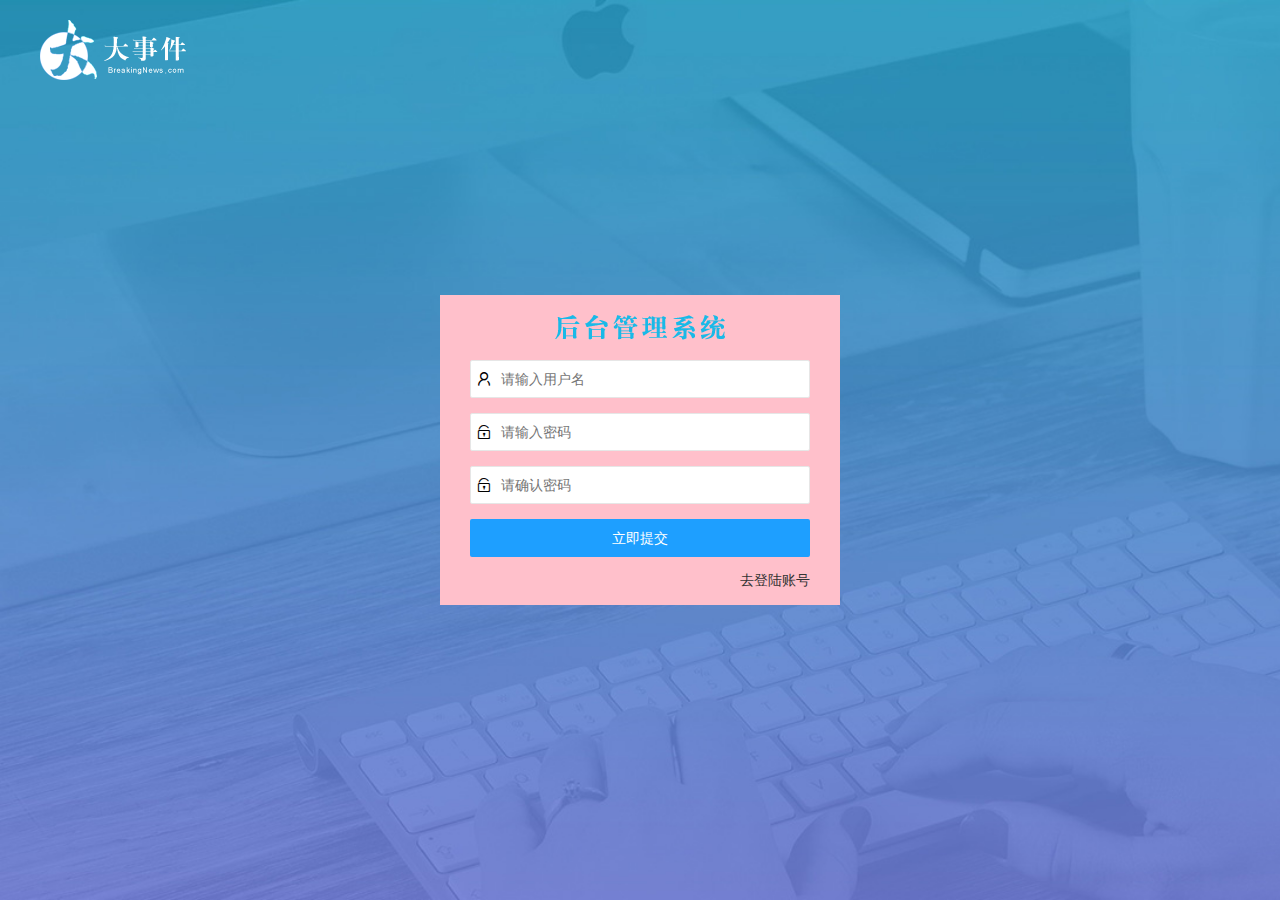
<file: login.html>
<!DOCTYPE html>
<html lang="en">
<head>
    <meta charset="UTF-8">
    <meta name="viewport" content="width=device-width, initial-scale=1.0">
    <title>登陆与注册</title>
    <link rel="stylesheet" href="./assets/lib/layui/css/layui.css">
    <link rel="stylesheet" href="./assets/css/login.css">
</head>
<body>
    <!-- 页面中的logo -->
    <div class="log">
        <img src="./assets/images/logo.png" alt="">
    </div>
    <!-- 登陆面 -->
    <div class="login item">
        <!-- 标题 -->
        <div class="title">
            <img src="./assets/images/login_title.png" alt="">
        </div>
        <!-- 表单 -->
        <form class="layui-form" action="">
            <div class="layui-form-item">
                <div class="layui-input-block">
                <i class="layui-icon layui-icon-username"></i>   
                <input type="text" name="username" required  lay-verify="required|username" value="张美娇" placeholder="请输入用户名" autocomplete="off" class="layui-input">
                </div>
            </div>
            <div class="layui-form-item">
                <div class="layui-input-block">
                    <i class="layui-icon layui-icon-password"></i>   
                <input type="text" name="password" required  lay-verify="required|pass" value="123456" placeholder="请输入密码" autocomplete="off" class="layui-input">
                </div>
            </div>
            <div class="layui-form-item">
                <div class="layui-input-block">
                <button class="layui-btn layui-btn-normal layui-btn-fluid" lay-submit lay-filter="formDemo">立即提交</button>
                </div>
            </div>
            <div class="layui-form-item">
                <div class="layui-input-block">
                <a href="#">去注册账号</a>
                </div>
            </div>
        </form>
    </div>
    <!-- 注册 -->
    <div class="register item">
        <div class="title">
            <img src="./assets/images/login_title.png" alt="">
        </div>
             <!-- 表单 -->
        <form class="layui-form" action="">
               <div class="layui-form-item">
                   <div class="layui-input-block">
                    <i class="layui-icon layui-icon-username"></i>   
                   <input type="text" name="username" required  lay-verify="required|username" placeholder="请输入用户名" autocomplete="off" class="layui-input">
                   </div>
               </div>
               <div class="layui-form-item">
                   <div class="layui-input-block">
                    <i class="layui-icon layui-icon-password"></i>   
                   <input type="password" name="password" required  lay-verify="required|pass|repass" placeholder="请输入密码" autocomplete="off" class="layui-input">
                   </div>
               </div>
               <div class="layui-form-item">
                <div class="layui-input-block">
                    <i class="layui-icon layui-icon-password"></i>   
                    <input type="password" required  lay-verify="required|pass" placeholder="请确认密码" autocomplete="off" class="layui-input pwd">
                </div>
            </div>
               <div class="layui-form-item">
                   <div class="layui-input-block">
                   <button class="btn-smt layui-btn layui-btn-normal layui-btn-fluid" lay-submit lay-filter="formDemo">立即提交</button>
                   </div>
               </div>
               <div class="layui-form-item">
                   <div class="layui-input-block">
                   <a href="#">去登陆账号</a>
                   </div>
               </div>
        </form>
    </div>
</body>
<script src="./assets/lib/jquery.js"></script>
<script src="./assets/lib/layui/layui.all.js"></script>
<script src="./assets/js/common.js"></script>
<script src="./assets/js/login.js"></script>
</html>
</file>
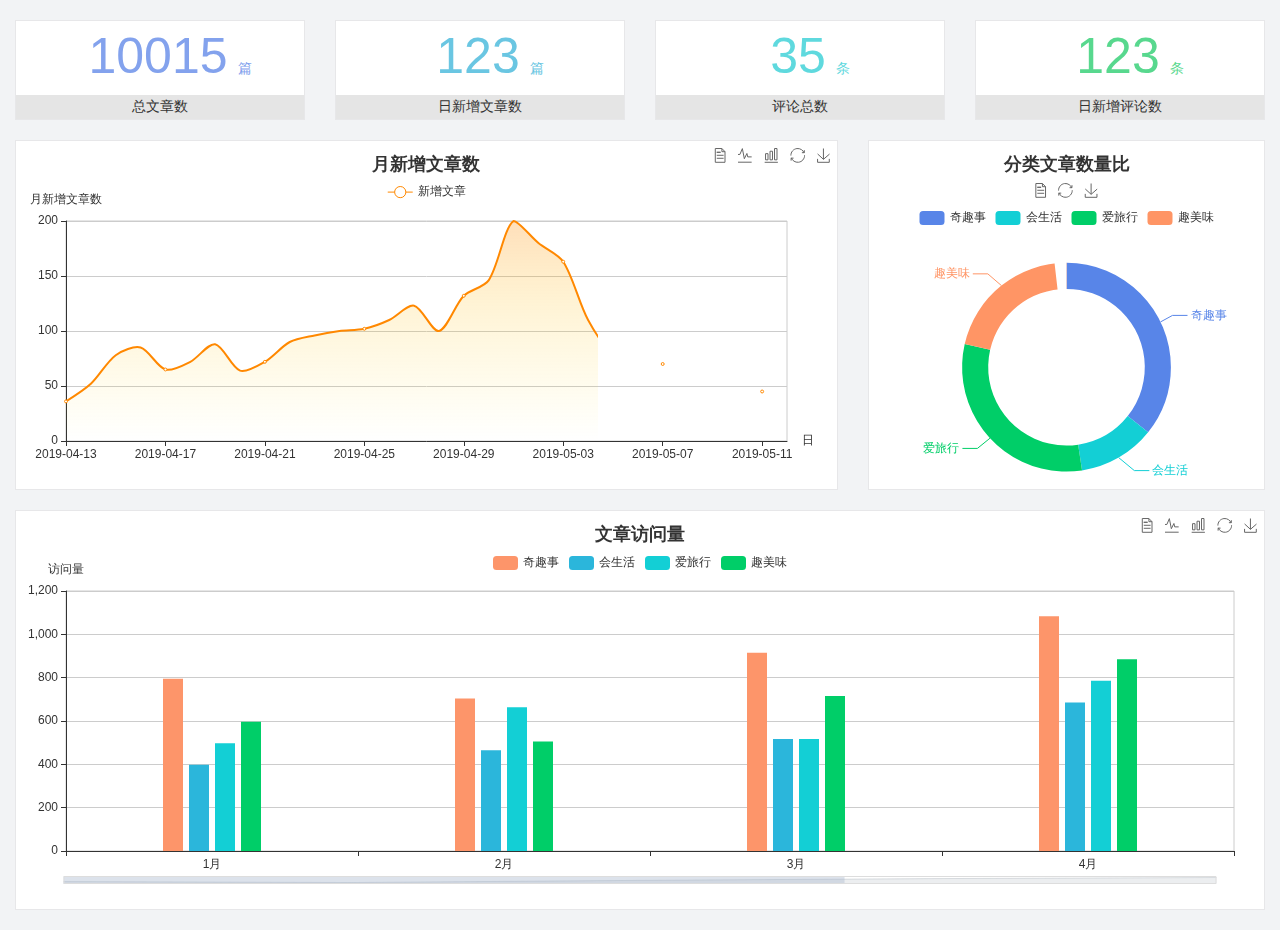
<file: home/dashboard.html>
<!DOCTYPE html>
<html lang="en">

<head>
  <meta charset="UTF-8">
  <meta name="viewport" content="width=device-width, initial-scale=1.0">
  <meta http-equiv="X-UA-Compatible" content="ie=edge">
  <title>图表统计</title>
  <link rel="stylesheet" href="../assets/lib/bootstrap.css" />
  <link rel="stylesheet" href="../assets/lib/main.css" />
  <script src="../assets/lib/jquery.js"></script>
  <script type="text/javascript" src="../assets/lib/echarts.min.js"></script>
</head>

<body>
  <div class="container-fluid">
    <div class="row spannel_list">
      <div class="col-sm-3 col-xs-6">
        <div class="spannel">
          <em>10015</em><span>篇</span>
          <b>总文章数</b>
        </div>
      </div>
      <div class="col-sm-3 col-xs-6">
        <div class="spannel scolor01">
          <em>123</em><span>篇</span>
          <b>日新增文章数</b>
        </div>
      </div>
      <div class="col-sm-3 col-xs-6">
        <div class="spannel scolor02">
          <em>35</em><span>条</span>
          <b>评论总数</b>
        </div>
      </div>
      <div class="col-sm-3 col-xs-6">
        <div class="spannel scolor03">
          <em>123</em><span>条</span>
          <b>日新增评论数</b>
        </div>
      </div>
    </div>
  </div>

  <div class="container-fluid">
    <div class="row curve-pie">
      <div class="col-lg-8 col-md-8">
        <div class="gragh_pannel" id="curve_show"></div>
      </div>
      <div class="col-lg-4 col-md-4">
        <div class="gragh_pannel" id="pie_show"></div>
      </div>
    </div>
  </div>

  <div class="container-fluid">
    <div class="column_pannel" id="column_show"></div>
  </div>

  <script>
    var oChart = echarts.init(document.getElementById('curve_show'));
    var aList_all = [
      { 'count': 36, 'date': '2019-04-13' },
      { 'count': 52, 'date': '2019-04-14' },
      { 'count': 78, 'date': '2019-04-15' },
      { 'count': 85, 'date': '2019-04-16' },
      { 'count': 65, 'date': '2019-04-17' },
      { 'count': 72, 'date': '2019-04-18' },
      { 'count': 88, 'date': '2019-04-19' },
      { 'count': 64, 'date': '2019-04-20' },
      { 'count': 72, 'date': '2019-04-21' },
      { 'count': 90, 'date': '2019-04-22' },
      { 'count': 96, 'date': '2019-04-23' },
      { 'count': 100, 'date': '2019-04-24' },
      { 'count': 102, 'date': '2019-04-25' },
      { 'count': 110, 'date': '2019-04-26' },
      { 'count': 123, 'date': '2019-04-27' },
      { 'count': 100, 'date': '2019-04-28' },
      { 'count': 132, 'date': '2019-04-29' },
      { 'count': 146, 'date': '2019-04-30' },
      { 'count': 200, 'date': '2019-05-01' },
      { 'count': 180, 'date': '2019-05-02' },
      { 'count': 163, 'date': '2019-05-03' },
      { 'count': 110, 'date': '2019-05-04' },
      { 'count': 80, 'date': '2019-05-05' },
      { 'count': 82, 'date': '2019-05-06' },
      { 'count': 70, 'date': '2019-05-07' },
      { 'count': 65, 'date': '2019-05-08' },
      { 'count': 54, 'date': '2019-05-09' },
      { 'count': 40, 'date': '2019-05-10' },
      { 'count': 45, 'date': '2019-05-11' },
      { 'count': 38, 'date': '2019-05-12' },
    ];

    let aCount = [];
    let aDate = [];

    for (var i = 0; i < aList_all.length; i++) {
      aCount.push(aList_all[i].count);
      aDate.push(aList_all[i].date);
    }

    var chartopt = {
      title: {
        text: '月新增文章数',
        left: 'center',
        top: '10'
      },
      tooltip: {
        trigger: 'axis'
      },
      legend: {
        data: ['新增文章'],
        top: '40'
      },
      toolbox: {
        show: true,
        feature: {
          mark: { show: true },
          dataView: { show: true, readOnly: false },
          magicType: { show: true, type: ['line', 'bar'] },
          restore: { show: true },
          saveAsImage: { show: true }
        }
      },
      calculable: true,
      xAxis: [
        {
          name: '日',
          type: 'category',
          boundaryGap: false,
          data: aDate
        }
      ],
      yAxis: [
        {
          name: '月新增文章数',
          type: 'value'
        }
      ],
      series: [
        {
          name: '新增文章',
          type: 'line',
          smooth: true,
          itemStyle: { normal: { areaStyle: { type: 'default' }, color: '#f80' }, lineStyle: { color: '#f80' } },
          data: aCount
        }],
      areaStyle: {
        normal: {
          color: new echarts.graphic.LinearGradient(0, 0, 0, 1, [{
            offset: 0,
            color: 'rgba(255,136,0,0.39)'
          }, {
            offset: .34,
            color: 'rgba(255,180,0,0.25)'
          }, {
            offset: 1,
            color: 'rgba(255,222,0,0.00)'
          }])

        }
      },
      grid: {
        show: true,
        x: 50,
        x2: 50,
        y: 80,
        height: 220
      }
    };

    oChart.setOption(chartopt);


    var oPie = echarts.init(document.getElementById('pie_show'));
    var oPieopt =
    {
      title: {
        top: 10,
        text: '分类文章数量比',
        x: 'center'
      },
      tooltip: {
        trigger: 'item',
        formatter: "{a} <br/>{b} : {c} ({d}%)"
      },
      color: ['#5885e8', '#13cfd5', '#00ce68', '#ff9565'],
      legend: {
        x: 'center',
        top: 65,
        data: ['奇趣事', '会生活', '爱旅行', '趣美味']
      },
      toolbox: {
        show: true,
        x: 'center',
        top: 35,
        feature: {
          mark: { show: true },
          dataView: { show: true, readOnly: false },
          magicType: {
            show: true,
            type: ['pie', 'funnel'],
            option: {
              funnel: {
                x: '25%',
                width: '50%',
                funnelAlign: 'left',
                max: 1548
              }
            }
          },
          restore: { show: true },
          saveAsImage: { show: true }
        }
      },
      calculable: true,
      series: [
        {
          name: '访问来源',
          type: 'pie',
          radius: ['45%', '60%'],
          center: ['50%', '65%'],
          data: [
            { value: 300, name: '奇趣事' },
            { value: 100, name: '会生活' },
            { value: 260, name: '爱旅行' },
            { value: 180, name: '趣美味' }
          ]
        }
      ]
    };
    oPie.setOption(oPieopt);



    var oColumn = this.echarts.init(document.getElementById('column_show'));
    var oColumnopt =
    {
      title: {
        text: '文章访问量',
        left: 'center',
        top: '10'
      },
      tooltip: {
        trigger: 'axis'
      },
      legend: {
        data: ['奇趣事', '会生活', '爱旅行', '趣美味'],
        top: '40'
      },
      toolbox: {
        show: true,
        feature: {
          mark: { show: true },
          dataView: { show: true, readOnly: false },
          magicType: { show: true, type: ['line', 'bar'] },
          restore: { show: true },
          saveAsImage: { show: true }
        }
      },
      calculable: true,
      xAxis: [
        {
          type: 'category',
          data: ['1月', '2月', '3月', '4月', '5月']
        }
      ],
      yAxis: [
        {
          name: '访问量',
          type: 'value'
        }
      ],
      series: [
        {
          name: '奇趣事',
          type: 'bar',
          barWidth: 20,
          itemStyle: {
            normal: { areaStyle: { type: 'default' }, color: '#fd956a' }
          },
          data: [800, 708, 920, 1090, 1200]
        },
        {
          name: '会生活',
          type: 'bar',
          barWidth: 20,
          itemStyle: {
            normal: { areaStyle: { type: 'default' }, color: '#2bb6db' }
          },
          data: [400, 468, 520, 690, 800]
        },
        {
          name: '爱旅行',
          type: 'bar',
          barWidth: 20,
          itemStyle: {
            normal: { areaStyle: { type: 'default' }, color: '#13cfd5' }
          },
          data: [500, 668, 520, 790, 900]
        },
        {
          name: '趣美味',
          type: 'bar',
          barWidth: 20,
          itemStyle: {
            normal: { areaStyle: { type: 'default' }, color: '#00ce68' }
          },
          data: [600, 508, 720, 890, 1000]
        }
      ],
      grid: {
        show: true,
        x: 50,
        x2: 30,
        y: 80,
        height: 260
      },
      dataZoom: [//给x轴设置滚动条
        {
          start: 0,//默认为0
          end: 100 - 1000 / 31,//默认为100
          type: 'slider',
          show: true,
          xAxisIndex: [0],
          handleSize: 0,//滑动条的 左右2个滑动条的大小
          height: 8,//组件高度
          left: 45, //左边的距离
          right: 50,//右边的距离
          bottom: 26,//右边的距离
          handleColor: '#ddd',//h滑动图标的颜色
          handleStyle: {
            borderColor: "#cacaca",
            borderWidth: "1",
            shadowBlur: 2,
            background: "#ddd",
            shadowColor: "#ddd",
          }
        }]
    };
    oColumn.setOption(oColumnopt);
  </script>
</body>

</html>
</file>
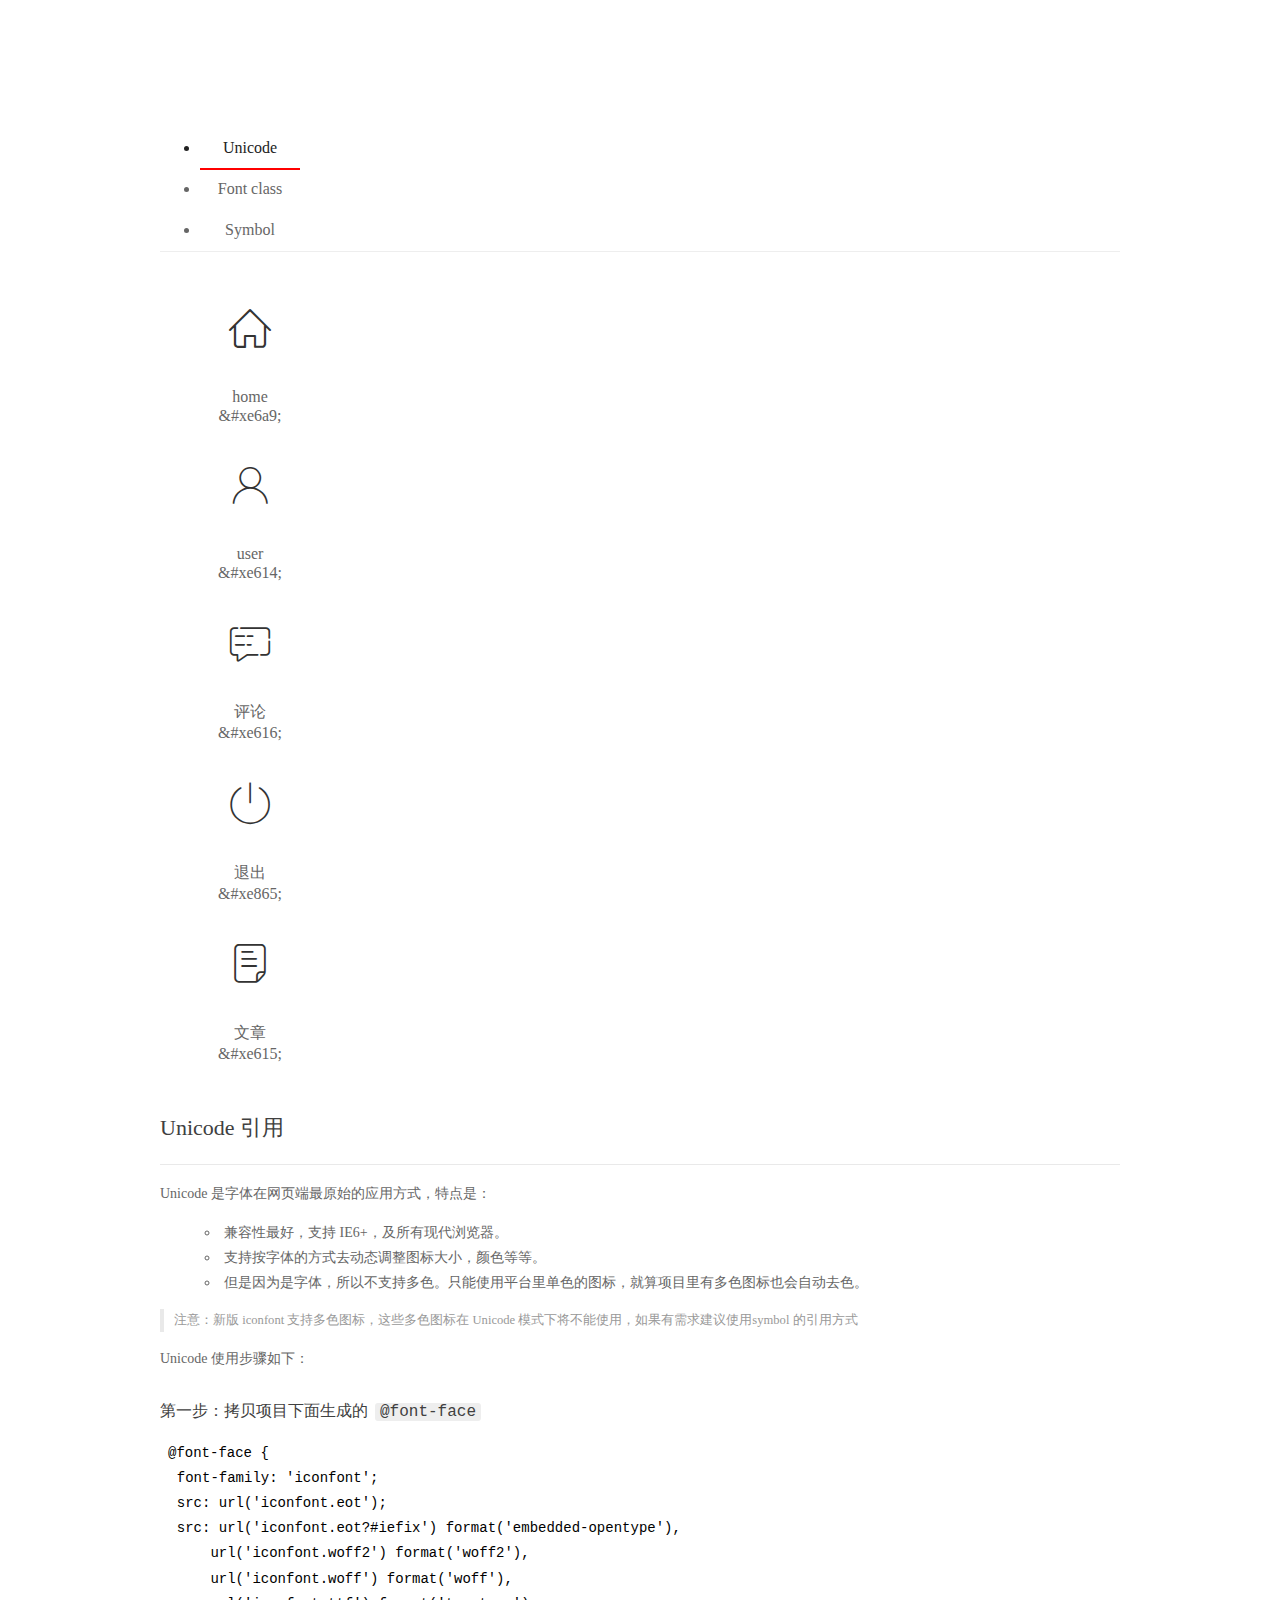
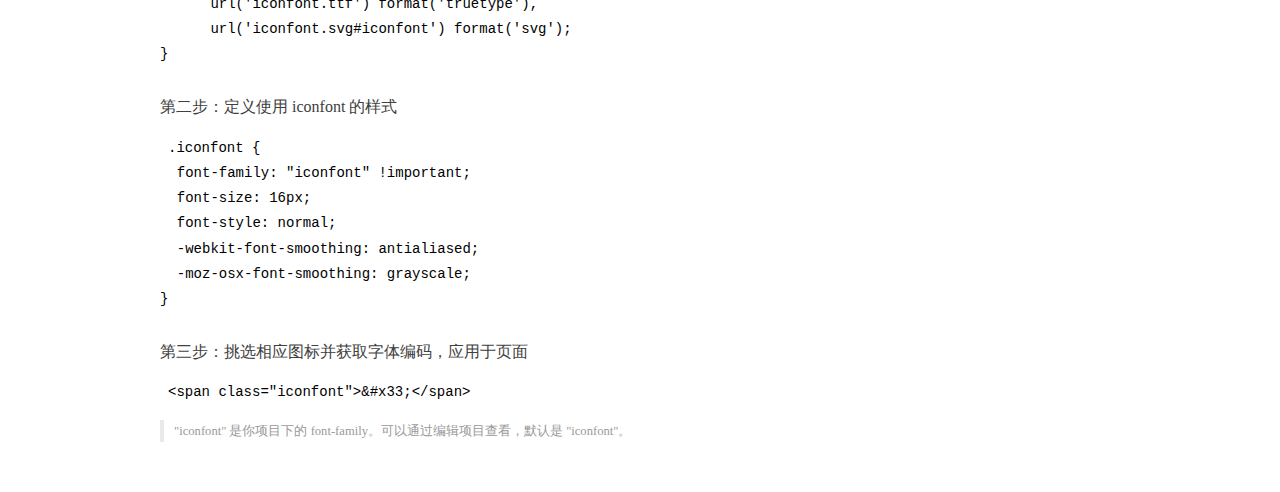
<file: assets/fonts/demo_index.html>
<!DOCTYPE html>
<html>
<head>
  <meta charset="utf-8"/>
  <title>IconFont Demo</title>
  <link rel="shortcut icon" href="https://gtms04.alicdn.com/tps/i4/TB1_oz6GVXXXXaFXpXXJDFnIXXX-64-64.ico" type="image/x-icon"/>
  <link rel="stylesheet" href="https://g.alicdn.com/thx/cube/1.3.2/cube.min.css">
  <link rel="stylesheet" href="demo.css">
  <link rel="stylesheet" href="iconfont.css">
  <script src="iconfont.js"></script>
  <!-- jQuery -->
  <script src="https://a1.alicdn.com/oss/uploads/2018/12/26/7bfddb60-08e8-11e9-9b04-53e73bb6408b.js"></script>
  <!-- 代码高亮 -->
  <script src="https://a1.alicdn.com/oss/uploads/2018/12/26/a3f714d0-08e6-11e9-8a15-ebf944d7534c.js"></script>
</head>
<body>
  <div class="main">
    <h1 class="logo"><a href="https://www.iconfont.cn/" title="iconfont 首页" target="_blank">&#xe86b;</a></h1>
    <div class="nav-tabs">
      <ul id="tabs" class="dib-box">
        <li class="dib active"><span>Unicode</span></li>
        <li class="dib"><span>Font class</span></li>
        <li class="dib"><span>Symbol</span></li>
      </ul>
      
    </div>
    <div class="tab-container">
      <div class="content unicode" style="display: block;">
          <ul class="icon_lists dib-box">
          
            <li class="dib">
              <span class="icon iconfont">&#xe6a9;</span>
                <div class="name">home</div>
                <div class="code-name">&amp;#xe6a9;</div>
              </li>
          
            <li class="dib">
              <span class="icon iconfont">&#xe614;</span>
                <div class="name">user</div>
                <div class="code-name">&amp;#xe614;</div>
              </li>
          
            <li class="dib">
              <span class="icon iconfont">&#xe616;</span>
                <div class="name">评论</div>
                <div class="code-name">&amp;#xe616;</div>
              </li>
          
            <li class="dib">
              <span class="icon iconfont">&#xe865;</span>
                <div class="name">退出</div>
                <div class="code-name">&amp;#xe865;</div>
              </li>
          
            <li class="dib">
              <span class="icon iconfont">&#xe615;</span>
                <div class="name">文章</div>
                <div class="code-name">&amp;#xe615;</div>
              </li>
          
          </ul>
          <div class="article markdown">
          <h2 id="unicode-">Unicode 引用</h2>
          <hr>

          <p>Unicode 是字体在网页端最原始的应用方式，特点是：</p>
          <ul>
            <li>兼容性最好，支持 IE6+，及所有现代浏览器。</li>
            <li>支持按字体的方式去动态调整图标大小，颜色等等。</li>
            <li>但是因为是字体，所以不支持多色。只能使用平台里单色的图标，就算项目里有多色图标也会自动去色。</li>
          </ul>
          <blockquote>
            <p>注意：新版 iconfont 支持多色图标，这些多色图标在 Unicode 模式下将不能使用，如果有需求建议使用symbol 的引用方式</p>
          </blockquote>
          <p>Unicode 使用步骤如下：</p>
          <h3 id="-font-face">第一步：拷贝项目下面生成的 <code>@font-face</code></h3>
<pre><code class="language-css"
>@font-face {
  font-family: 'iconfont';
  src: url('iconfont.eot');
  src: url('iconfont.eot?#iefix') format('embedded-opentype'),
      url('iconfont.woff2') format('woff2'),
      url('iconfont.woff') format('woff'),
      url('iconfont.ttf') format('truetype'),
      url('iconfont.svg#iconfont') format('svg');
}
</code></pre>
          <h3 id="-iconfont-">第二步：定义使用 iconfont 的样式</h3>
<pre><code class="language-css"
>.iconfont {
  font-family: "iconfont" !important;
  font-size: 16px;
  font-style: normal;
  -webkit-font-smoothing: antialiased;
  -moz-osx-font-smoothing: grayscale;
}
</code></pre>
          <h3 id="-">第三步：挑选相应图标并获取字体编码，应用于页面</h3>
<pre>
<code class="language-html"
>&lt;span class="iconfont"&gt;&amp;#x33;&lt;/span&gt;
</code></pre>
          <blockquote>
            <p>"iconfont" 是你项目下的 font-family。可以通过编辑项目查看，默认是 "iconfont"。</p>
          </blockquote>
          </div>
      </div>
      <div class="content font-class">
        <ul class="icon_lists dib-box">
          
          <li class="dib">
            <span class="icon iconfont icon-home"></span>
            <div class="name">
              home
            </div>
            <div class="code-name">.icon-home
            </div>
          </li>
          
          <li class="dib">
            <span class="icon iconfont icon-user"></span>
            <div class="name">
              user
            </div>
            <div class="code-name">.icon-user
            </div>
          </li>
          
          <li class="dib">
            <span class="icon iconfont icon-pinglun"></span>
            <div class="name">
              评论
            </div>
            <div class="code-name">.icon-pinglun
            </div>
          </li>
          
          <li class="dib">
            <span class="icon iconfont icon-tuichu"></span>
            <div class="name">
              退出
            </div>
            <div class="code-name">.icon-tuichu
            </div>
          </li>
          
          <li class="dib">
            <span class="icon iconfont icon-16"></span>
            <div class="name">
              文章
            </div>
            <div class="code-name">.icon-16
            </div>
          </li>
          
        </ul>
        <div class="article markdown">
        <h2 id="font-class-">font-class 引用</h2>
        <hr>

        <p>font-class 是 Unicode 使用方式的一种变种，主要是解决 Unicode 书写不直观，语意不明确的问题。</p>
        <p>与 Unicode 使用方式相比，具有如下特点：</p>
        <ul>
          <li>兼容性良好，支持 IE8+，及所有现代浏览器。</li>
          <li>相比于 Unicode 语意明确，书写更直观。可以很容易分辨这个 icon 是什么。</li>
          <li>因为使用 class 来定义图标，所以当要替换图标时，只需要修改 class 里面的 Unicode 引用。</li>
          <li>不过因为本质上还是使用的字体，所以多色图标还是不支持的。</li>
        </ul>
        <p>使用步骤如下：</p>
        <h3 id="-fontclass-">第一步：引入项目下面生成的 fontclass 代码：</h3>
<pre><code class="language-html">&lt;link rel="stylesheet" href="./iconfont.css"&gt;
</code></pre>
        <h3 id="-">第二步：挑选相应图标并获取类名，应用于页面：</h3>
<pre><code class="language-html">&lt;span class="iconfont icon-xxx"&gt;&lt;/span&gt;
</code></pre>
        <blockquote>
          <p>"
            iconfont" 是你项目下的 font-family。可以通过编辑项目查看，默认是 "iconfont"。</p>
        </blockquote>
      </div>
      </div>
      <div class="content symbol">
          <ul class="icon_lists dib-box">
          
            <li class="dib">
                <svg class="icon svg-icon" aria-hidden="true">
                  <use xlink:href="#icon-home"></use>
                </svg>
                <div class="name">home</div>
                <div class="code-name">#icon-home</div>
            </li>
          
            <li class="dib">
                <svg class="icon svg-icon" aria-hidden="true">
                  <use xlink:href="#icon-user"></use>
                </svg>
                <div class="name">user</div>
                <div class="code-name">#icon-user</div>
            </li>
          
            <li class="dib">
                <svg class="icon svg-icon" aria-hidden="true">
                  <use xlink:href="#icon-pinglun"></use>
                </svg>
                <div class="name">评论</div>
                <div class="code-name">#icon-pinglun</div>
            </li>
          
            <li class="dib">
                <svg class="icon svg-icon" aria-hidden="true">
                  <use xlink:href="#icon-tuichu"></use>
                </svg>
                <div class="name">退出</div>
                <div class="code-name">#icon-tuichu</div>
            </li>
          
            <li class="dib">
                <svg class="icon svg-icon" aria-hidden="true">
                  <use xlink:href="#icon-16"></use>
                </svg>
                <div class="name">文章</div>
                <div class="code-name">#icon-16</div>
            </li>
          
          </ul>
          <div class="article markdown">
          <h2 id="symbol-">Symbol 引用</h2>
          <hr>

          <p>这是一种全新的使用方式，应该说这才是未来的主流，也是平台目前推荐的用法。相关介绍可以参考这篇<a href="">文章</a>
            这种用法其实是做了一个 SVG 的集合，与另外两种相比具有如下特点：</p>
          <ul>
            <li>支持多色图标了，不再受单色限制。</li>
            <li>通过一些技巧，支持像字体那样，通过 <code>font-size</code>, <code>color</code> 来调整样式。</li>
            <li>兼容性较差，支持 IE9+，及现代浏览器。</li>
            <li>浏览器渲染 SVG 的性能一般，还不如 png。</li>
          </ul>
          <p>使用步骤如下：</p>
          <h3 id="-symbol-">第一步：引入项目下面生成的 symbol 代码：</h3>
<pre><code class="language-html">&lt;script src="./iconfont.js"&gt;&lt;/script&gt;
</code></pre>
          <h3 id="-css-">第二步：加入通用 CSS 代码（引入一次就行）：</h3>
<pre><code class="language-html">&lt;style&gt;
.icon {
  width: 1em;
  height: 1em;
  vertical-align: -0.15em;
  fill: currentColor;
  overflow: hidden;
}
&lt;/style&gt;
</code></pre>
          <h3 id="-">第三步：挑选相应图标并获取类名，应用于页面：</h3>
<pre><code class="language-html">&lt;svg class="icon" aria-hidden="true"&gt;
  &lt;use xlink:href="#icon-xxx"&gt;&lt;/use&gt;
&lt;/svg&gt;
</code></pre>
          </div>
      </div>

    </div>
  </div>
  <script>
  $(document).ready(function () {
      $('.tab-container .content:first').show()

      $('#tabs li').click(function (e) {
        var tabContent = $('.tab-container .content')
        var index = $(this).index()

        if ($(this).hasClass('active')) {
          return
        } else {
          $('#tabs li').removeClass('active')
          $(this).addClass('active')

          tabContent.hide().eq(index).fadeIn()
        }
      })
    })
  </script>
</body>
</html>
</file>
<file: assets/lib/layui/css/layui.css>
/** layui-v2.5.6 MIT License By https://www.layui.com */
 .layui-inline,img{display:inline-block;vertical-align:middle}h1,h2,h3,h4,h5,h6{font-weight:400}.layui-edge,.layui-header,.layui-inline,.layui-main{position:relative}.layui-body,.layui-edge,.layui-elip{overflow:hidden}.layui-btn,.layui-edge,.layui-inline,img{vertical-align:middle}.layui-btn,.layui-disabled,.layui-icon,.layui-unselect{-moz-user-select:none;-webkit-user-select:none;-ms-user-select:none}.layui-elip,.layui-form-checkbox span,.layui-form-pane .layui-form-label{text-overflow:ellipsis;white-space:nowrap}.layui-breadcrumb,.layui-tree-btnGroup{visibility:hidden}blockquote,body,button,dd,div,dl,dt,form,h1,h2,h3,h4,h5,h6,input,li,ol,p,pre,td,textarea,th,ul{margin:0;padding:0;-webkit-tap-highlight-color:rgba(0,0,0,0)}a:active,a:hover{outline:0}img{border:none}li{list-style:none}table{border-collapse:collapse;border-spacing:0}h4,h5,h6{font-size:100%}button,input,optgroup,option,select,textarea{font-family:inherit;font-size:inherit;font-style:inherit;font-weight:inherit;outline:0}pre{white-space:pre-wrap;white-space:-moz-pre-wrap;white-space:-pre-wrap;white-space:-o-pre-wrap;word-wrap:break-word}body{line-height:24px;font:14px Helvetica Neue,Helvetica,PingFang SC,Tahoma,Arial,sans-serif}hr{height:1px;margin:10px 0;border:0;clear:both}a{color:#333;text-decoration:none}a:hover{color:#777}a cite{font-style:normal;*cursor:pointer}.layui-border-box,.layui-border-box *{box-sizing:border-box}.layui-box,.layui-box *{box-sizing:content-box}.layui-clear{clear:both;*zoom:1}.layui-clear:after{content:'\20';clear:both;*zoom:1;display:block;height:0}.layui-inline{*display:inline;*zoom:1}.layui-edge{display:inline-block;width:0;height:0;border-width:6px;border-style:dashed;border-color:transparent}.layui-edge-top{top:-4px;border-bottom-color:#999;border-bottom-style:solid}.layui-edge-right{border-left-color:#999;border-left-style:solid}.layui-edge-bottom{top:2px;border-top-color:#999;border-top-style:solid}.layui-edge-left{border-right-color:#999;border-right-style:solid}.layui-disabled,.layui-disabled:hover{color:#d2d2d2!important;cursor:not-allowed!important}.layui-circle{border-radius:100%}.layui-show{display:block!important}.layui-hide{display:none!important}@font-face{font-family:layui-icon;src:url(../font/iconfont.eot?v=256);src:url(../font/iconfont.eot?v=256#iefix) format('embedded-opentype'),url(../font/iconfont.woff2?v=256) format('woff2'),url(../font/iconfont.woff?v=256) format('woff'),url(../font/iconfont.ttf?v=256) format('truetype'),url(../font/iconfont.svg?v=256#layui-icon) format('svg')}.layui-icon{font-family:layui-icon!important;font-size:16px;font-style:normal;-webkit-font-smoothing:antialiased;-moz-osx-font-smoothing:grayscale}.layui-icon-reply-fill:before{content:"\e611"}.layui-icon-set-fill:before{content:"\e614"}.layui-icon-menu-fill:before{content:"\e60f"}.layui-icon-search:before{content:"\e615"}.layui-icon-share:before{content:"\e641"}.layui-icon-set-sm:before{content:"\e620"}.layui-icon-engine:before{content:"\e628"}.layui-icon-close:before{content:"\1006"}.layui-icon-close-fill:before{content:"\1007"}.layui-icon-chart-screen:before{content:"\e629"}.layui-icon-star:before{content:"\e600"}.layui-icon-circle-dot:before{content:"\e617"}.layui-icon-chat:before{content:"\e606"}.layui-icon-release:before{content:"\e609"}.layui-icon-list:before{content:"\e60a"}.layui-icon-chart:before{content:"\e62c"}.layui-icon-ok-circle:before{content:"\1005"}.layui-icon-layim-theme:before{content:"\e61b"}.layui-icon-table:before{content:"\e62d"}.layui-icon-right:before{content:"\e602"}.layui-icon-left:before{content:"\e603"}.layui-icon-cart-simple:before{content:"\e698"}.layui-icon-face-cry:before{content:"\e69c"}.layui-icon-face-smile:before{content:"\e6af"}.layui-icon-survey:before{content:"\e6b2"}.layui-icon-tree:before{content:"\e62e"}.layui-icon-ie:before{content:"\e7bb"}.layui-icon-upload-circle:before{content:"\e62f"}.layui-icon-add-circle:before{content:"\e61f"}.layui-icon-download-circle:before{content:"\e601"}.layui-icon-templeate-1:before{content:"\e630"}.layui-icon-util:before{content:"\e631"}.layui-icon-face-surprised:before{content:"\e664"}.layui-icon-edit:before{content:"\e642"}.layui-icon-speaker:before{content:"\e645"}.layui-icon-down:before{content:"\e61a"}.layui-icon-file:before{content:"\e621"}.layui-icon-layouts:before{content:"\e632"}.layui-icon-rate-half:before{content:"\e6c9"}.layui-icon-add-circle-fine:before{content:"\e608"}.layui-icon-prev-circle:before{content:"\e633"}.layui-icon-read:before{content:"\e705"}.layui-icon-404:before{content:"\e61c"}.layui-icon-carousel:before{content:"\e634"}.layui-icon-help:before{content:"\e607"}.layui-icon-code-circle:before{content:"\e635"}.layui-icon-windows:before{content:"\e67f"}.layui-icon-water:before{content:"\e636"}.layui-icon-username:before{content:"\e66f"}.layui-icon-find-fill:before{content:"\e670"}.layui-icon-about:before{content:"\e60b"}.layui-icon-location:before{content:"\e715"}.layui-icon-up:before{content:"\e619"}.layui-icon-pause:before{content:"\e651"}.layui-icon-date:before{content:"\e637"}.layui-icon-layim-uploadfile:before{content:"\e61d"}.layui-icon-delete:before{content:"\e640"}.layui-icon-play:before{content:"\e652"}.layui-icon-top:before{content:"\e604"}.layui-icon-firefox:before{content:"\e686"}.layui-icon-friends:before{content:"\e612"}.layui-icon-refresh-3:before{content:"\e9aa"}.layui-icon-ok:before{content:"\e605"}.layui-icon-layer:before{content:"\e638"}.layui-icon-face-smile-fine:before{content:"\e60c"}.layui-icon-dollar:before{content:"\e659"}.layui-icon-group:before{content:"\e613"}.layui-icon-layim-download:before{content:"\e61e"}.layui-icon-picture-fine:before{content:"\e60d"}.layui-icon-link:before{content:"\e64c"}.layui-icon-diamond:before{content:"\e735"}.layui-icon-log:before{content:"\e60e"}.layui-icon-key:before{content:"\e683"}.layui-icon-rate-solid:before{content:"\e67a"}.layui-icon-fonts-del:before{content:"\e64f"}.layui-icon-unlink:before{content:"\e64d"}.layui-icon-fonts-clear:before{content:"\e639"}.layui-icon-triangle-r:before{content:"\e623"}.layui-icon-circle:before{content:"\e63f"}.layui-icon-radio:before{content:"\e643"}.layui-icon-align-center:before{content:"\e647"}.layui-icon-align-right:before{content:"\e648"}.layui-icon-align-left:before{content:"\e649"}.layui-icon-loading-1:before{content:"\e63e"}.layui-icon-return:before{content:"\e65c"}.layui-icon-fonts-strong:before{content:"\e62b"}.layui-icon-upload:before{content:"\e67c"}.layui-icon-dialogue:before{content:"\e63a"}.layui-icon-video:before{content:"\e6ed"}.layui-icon-headset:before{content:"\e6fc"}.layui-icon-cellphone-fine:before{content:"\e63b"}.layui-icon-add-1:before{content:"\e654"}.layui-icon-face-smile-b:before{content:"\e650"}.layui-icon-fonts-html:before{content:"\e64b"}.layui-icon-screen-full:before{content:"\e622"}.layui-icon-form:before{content:"\e63c"}.layui-icon-cart:before{content:"\e657"}.layui-icon-camera-fill:before{content:"\e65d"}.layui-icon-tabs:before{content:"\e62a"}.layui-icon-heart-fill:before{content:"\e68f"}.layui-icon-fonts-code:before{content:"\e64e"}.layui-icon-ios:before{content:"\e680"}.layui-icon-at:before{content:"\e687"}.layui-icon-fire:before{content:"\e756"}.layui-icon-set:before{content:"\e716"}.layui-icon-fonts-u:before{content:"\e646"}.layui-icon-triangle-d:before{content:"\e625"}.layui-icon-tips:before{content:"\e702"}.layui-icon-picture:before{content:"\e64a"}.layui-icon-more-vertical:before{content:"\e671"}.layui-icon-bluetooth:before{content:"\e689"}.layui-icon-flag:before{content:"\e66c"}.layui-icon-loading:before{content:"\e63d"}.layui-icon-fonts-i:before{content:"\e644"}.layui-icon-refresh-1:before{content:"\e666"}.layui-icon-rmb:before{content:"\e65e"}.layui-icon-addition:before{content:"\e624"}.layui-icon-home:before{content:"\e68e"}.layui-icon-time:before{content:"\e68d"}.layui-icon-user:before{content:"\e770"}.layui-icon-notice:before{content:"\e667"}.layui-icon-chrome:before{content:"\e68a"}.layui-icon-edge:before{content:"\e68b"}.layui-icon-login-weibo:before{content:"\e675"}.layui-icon-voice:before{content:"\e688"}.layui-icon-upload-drag:before{content:"\e681"}.layui-icon-login-qq:before{content:"\e676"}.layui-icon-snowflake:before{content:"\e6b1"}.layui-icon-heart:before{content:"\e68c"}.layui-icon-logout:before{content:"\e682"}.layui-icon-file-b:before{content:"\e655"}.layui-icon-template:before{content:"\e663"}.layui-icon-transfer:before{content:"\e691"}.layui-icon-auz:before{content:"\e672"}.layui-icon-console:before{content:"\e665"}.layui-icon-app:before{content:"\e653"}.layui-icon-prev:before{content:"\e65a"}.layui-icon-website:before{content:"\e7ae"}.layui-icon-next:before{content:"\e65b"}.layui-icon-component:before{content:"\e857"}.layui-icon-android:before{content:"\e684"}.layui-icon-more:before{content:"\e65f"}.layui-icon-login-wechat:before{content:"\e677"}.layui-icon-shrink-right:before{content:"\e668"}.layui-icon-spread-left:before{content:"\e66b"}.layui-icon-camera:before{content:"\e660"}.layui-icon-note:before{content:"\e66e"}.layui-icon-refresh:before{content:"\e669"}.layui-icon-female:before{content:"\e661"}.layui-icon-male:before{content:"\e662"}.layui-icon-screen-restore:before{content:"\e758"}.layui-icon-password:before{content:"\e673"}.layui-icon-senior:before{content:"\e674"}.layui-icon-theme:before{content:"\e66a"}.layui-icon-tread:before{content:"\e6c5"}.layui-icon-praise:before{content:"\e6c6"}.layui-icon-star-fill:before{content:"\e658"}.layui-icon-rate:before{content:"\e67b"}.layui-icon-template-1:before{content:"\e656"}.layui-icon-vercode:before{content:"\e679"}.layui-icon-service:before{content:"\e626"}.layui-icon-cellphone:before{content:"\e678"}.layui-icon-print:before{content:"\e66d"}.layui-icon-cols:before{content:"\e610"}.layui-icon-wifi:before{content:"\e7e0"}.layui-icon-export:before{content:"\e67d"}.layui-icon-rss:before{content:"\e808"}.layui-icon-slider:before{content:"\e714"}.layui-icon-email:before{content:"\e618"}.layui-icon-subtraction:before{content:"\e67e"}.layui-icon-mike:before{content:"\e6dc"}.layui-icon-light:before{content:"\e748"}.layui-icon-gift:before{content:"\e627"}.layui-icon-mute:before{content:"\e685"}.layui-icon-reduce-circle:before{content:"\e616"}.layui-icon-music:before{content:"\e690"}.layui-main{width:1140px;margin:0 auto}.layui-header{z-index:1000;height:60px}.layui-header a:hover{transition:all .5s;-webkit-transition:all .5s}.layui-side{position:fixed;left:0;top:0;bottom:0;z-index:999;width:200px;overflow-x:hidden}.layui-side-scroll{position:relative;width:220px;height:100%;overflow-x:hidden}.layui-body{position:absolute;left:200px;right:0;top:0;bottom:0;z-index:998;width:auto;overflow-y:auto;box-sizing:border-box}.layui-layout-body{overflow:hidden}.layui-layout-admin .layui-header{background-color:#23262E}.layui-layout-admin .layui-side{top:60px;width:200px;overflow-x:hidden}.layui-layout-admin .layui-body{position:fixed;top:60px;bottom:44px}.layui-layout-admin .layui-main{width:auto;margin:0 15px}.layui-layout-admin .layui-footer{position:fixed;left:200px;right:0;bottom:0;height:44px;line-height:44px;padding:0 15px;background-color:#eee}.layui-layout-admin .layui-logo{position:absolute;left:0;top:0;width:200px;height:100%;line-height:60px;text-align:center;color:#009688;font-size:16px}.layui-layout-admin .layui-header .layui-nav{background:0 0}.layui-layout-left{position:absolute!important;left:200px;top:0}.layui-layout-right{position:absolute!important;right:0;top:0}.layui-container{position:relative;margin:0 auto;padding:0 15px;box-sizing:border-box}.layui-fluid{position:relative;margin:0 auto;padding:0 15px}.layui-row:after,.layui-row:before{content:'';display:block;clear:both}.layui-col-lg1,.layui-col-lg10,.layui-col-lg11,.layui-col-lg12,.layui-col-lg2,.layui-col-lg3,.layui-col-lg4,.layui-col-lg5,.layui-col-lg6,.layui-col-lg7,.layui-col-lg8,.layui-col-lg9,.layui-col-md1,.layui-col-md10,.layui-col-md11,.layui-col-md12,.layui-col-md2,.layui-col-md3,.layui-col-md4,.layui-col-md5,.layui-col-md6,.layui-col-md7,.layui-col-md8,.layui-col-md9,.layui-col-sm1,.layui-col-sm10,.layui-col-sm11,.layui-col-sm12,.layui-col-sm2,.layui-col-sm3,.layui-col-sm4,.layui-col-sm5,.layui-col-sm6,.layui-col-sm7,.layui-col-sm8,.layui-col-sm9,.layui-col-xs1,.layui-col-xs10,.layui-col-xs11,.layui-col-xs12,.layui-col-xs2,.layui-col-xs3,.layui-col-xs4,.layui-col-xs5,.layui-col-xs6,.layui-col-xs7,.layui-col-xs8,.layui-col-xs9{position:relative;display:block;box-sizing:border-box}.layui-col-xs1,.layui-col-xs10,.layui-col-xs11,.layui-col-xs12,.layui-col-xs2,.layui-col-xs3,.layui-col-xs4,.layui-col-xs5,.layui-col-xs6,.layui-col-xs7,.layui-col-xs8,.layui-col-xs9{float:left}.layui-col-xs1{width:8.33333333%}.layui-col-xs2{width:16.66666667%}.layui-col-xs3{width:25%}.layui-col-xs4{width:33.33333333%}.layui-col-xs5{width:41.66666667%}.layui-col-xs6{width:50%}.layui-col-xs7{width:58.33333333%}.layui-col-xs8{width:66.66666667%}.layui-col-xs9{width:75%}.layui-col-xs10{width:83.33333333%}.layui-col-xs11{width:91.66666667%}.layui-col-xs12{width:100%}.layui-col-xs-offset1{margin-left:8.33333333%}.layui-col-xs-offset2{margin-left:16.66666667%}.layui-col-xs-offset3{margin-left:25%}.layui-col-xs-offset4{margin-left:33.33333333%}.layui-col-xs-offset5{margin-left:41.66666667%}.layui-col-xs-offset6{margin-left:50%}.layui-col-xs-offset7{margin-left:58.33333333%}.layui-col-xs-offset8{margin-left:66.66666667%}.layui-col-xs-offset9{margin-left:75%}.layui-col-xs-offset10{margin-left:83.33333333%}.layui-col-xs-offset11{margin-left:91.66666667%}.layui-col-xs-offset12{margin-left:100%}@media screen and (max-width:768px){.layui-hide-xs{display:none!important}.layui-show-xs-block{display:block!important}.layui-show-xs-inline{display:inline!important}.layui-show-xs-inline-block{display:inline-block!important}}@media screen and (min-width:768px){.layui-container{width:750px}.layui-hide-sm{display:none!important}.layui-show-sm-block{display:block!important}.layui-show-sm-inline{display:inline!important}.layui-show-sm-inline-block{display:inline-block!important}.layui-col-sm1,.layui-col-sm10,.layui-col-sm11,.layui-col-sm12,.layui-col-sm2,.layui-col-sm3,.layui-col-sm4,.layui-col-sm5,.layui-col-sm6,.layui-col-sm7,.layui-col-sm8,.layui-col-sm9{float:left}.layui-col-sm1{width:8.33333333%}.layui-col-sm2{width:16.66666667%}.layui-col-sm3{width:25%}.layui-col-sm4{width:33.33333333%}.layui-col-sm5{width:41.66666667%}.layui-col-sm6{width:50%}.layui-col-sm7{width:58.33333333%}.layui-col-sm8{width:66.66666667%}.layui-col-sm9{width:75%}.layui-col-sm10{width:83.33333333%}.layui-col-sm11{width:91.66666667%}.layui-col-sm12{width:100%}.layui-col-sm-offset1{margin-left:8.33333333%}.layui-col-sm-offset2{margin-left:16.66666667%}.layui-col-sm-offset3{margin-left:25%}.layui-col-sm-offset4{margin-left:33.33333333%}.layui-col-sm-offset5{margin-left:41.66666667%}.layui-col-sm-offset6{margin-left:50%}.layui-col-sm-offset7{margin-left:58.33333333%}.layui-col-sm-offset8{margin-left:66.66666667%}.layui-col-sm-offset9{margin-left:75%}.layui-col-sm-offset10{margin-left:83.33333333%}.layui-col-sm-offset11{margin-left:91.66666667%}.layui-col-sm-offset12{margin-left:100%}}@media screen and (min-width:992px){.layui-container{width:970px}.layui-hide-md{display:none!important}.layui-show-md-block{display:block!important}.layui-show-md-inline{display:inline!important}.layui-show-md-inline-block{display:inline-block!important}.layui-col-md1,.layui-col-md10,.layui-col-md11,.layui-col-md12,.layui-col-md2,.layui-col-md3,.layui-col-md4,.layui-col-md5,.layui-col-md6,.layui-col-md7,.layui-col-md8,.layui-col-md9{float:left}.layui-col-md1{width:8.33333333%}.layui-col-md2{width:16.66666667%}.layui-col-md3{width:25%}.layui-col-md4{width:33.33333333%}.layui-col-md5{width:41.66666667%}.layui-col-md6{width:50%}.layui-col-md7{width:58.33333333%}.layui-col-md8{width:66.66666667%}.layui-col-md9{width:75%}.layui-col-md10{width:83.33333333%}.layui-col-md11{width:91.66666667%}.layui-col-md12{width:100%}.layui-col-md-offset1{margin-left:8.33333333%}.layui-col-md-offset2{margin-left:16.66666667%}.layui-col-md-offset3{margin-left:25%}.layui-col-md-offset4{margin-left:33.33333333%}.layui-col-md-offset5{margin-left:41.66666667%}.layui-col-md-offset6{margin-left:50%}.layui-col-md-offset7{margin-left:58.33333333%}.layui-col-md-offset8{margin-left:66.66666667%}.layui-col-md-offset9{margin-left:75%}.layui-col-md-offset10{margin-left:83.33333333%}.layui-col-md-offset11{margin-left:91.66666667%}.layui-col-md-offset12{margin-left:100%}}@media screen and (min-width:1200px){.layui-container{width:1170px}.layui-hide-lg{display:none!important}.layui-show-lg-block{display:block!important}.layui-show-lg-inline{display:inline!important}.layui-show-lg-inline-block{display:inline-block!important}.layui-col-lg1,.layui-col-lg10,.layui-col-lg11,.layui-col-lg12,.layui-col-lg2,.layui-col-lg3,.layui-col-lg4,.layui-col-lg5,.layui-col-lg6,.layui-col-lg7,.layui-col-lg8,.layui-col-lg9{float:left}.layui-col-lg1{width:8.33333333%}.layui-col-lg2{width:16.66666667%}.layui-col-lg3{width:25%}.layui-col-lg4{width:33.33333333%}.layui-col-lg5{width:41.66666667%}.layui-col-lg6{width:50%}.layui-col-lg7{width:58.33333333%}.layui-col-lg8{width:66.66666667%}.layui-col-lg9{width:75%}.layui-col-lg10{width:83.33333333%}.layui-col-lg11{width:91.66666667%}.layui-col-lg12{width:100%}.layui-col-lg-offset1{margin-left:8.33333333%}.layui-col-lg-offset2{margin-left:16.66666667%}.layui-col-lg-offset3{margin-left:25%}.layui-col-lg-offset4{margin-left:33.33333333%}.layui-col-lg-offset5{margin-left:41.66666667%}.layui-col-lg-offset6{margin-left:50%}.layui-col-lg-offset7{margin-left:58.33333333%}.layui-col-lg-offset8{margin-left:66.66666667%}.layui-col-lg-offset9{margin-left:75%}.layui-col-lg-offset10{margin-left:83.33333333%}.layui-col-lg-offset11{margin-left:91.66666667%}.layui-col-lg-offset12{margin-left:100%}}.layui-col-space1{margin:-.5px}.layui-col-space1>*{padding:.5px}.layui-col-space2{margin:-1px}.layui-col-space2>*{padding:1px}.layui-col-space4{margin:-2px}.layui-col-space4>*{padding:2px}.layui-col-space5{margin:-2.5px}.layui-col-space5>*{padding:2.5px}.layui-col-space6{margin:-3px}.layui-col-space6>*{padding:3px}.layui-col-space8{margin:-4px}.layui-col-space8>*{padding:4px}.layui-col-space10{margin:-5px}.layui-col-space10>*{padding:5px}.layui-col-space12{margin:-6px}.layui-col-space12>*{padding:6px}.layui-col-space14{margin:-7px}.layui-col-space14>*{padding:7px}.layui-col-space15{margin:-7.5px}.layui-col-space15>*{padding:7.5px}.layui-col-space16{margin:-8px}.layui-col-space16>*{padding:8px}.layui-col-space18{margin:-9px}.layui-col-space18>*{padding:9px}.layui-col-space20{margin:-10px}.layui-col-space20>*{padding:10px}.layui-col-space22{margin:-11px}.layui-col-space22>*{padding:11px}.layui-col-space24{margin:-12px}.layui-col-space24>*{padding:12px}.layui-col-space25{margin:-12.5px}.layui-col-space25>*{padding:12.5px}.layui-col-space26{margin:-13px}.layui-col-space26>*{padding:13px}.layui-col-space28{margin:-14px}.layui-col-space28>*{padding:14px}.layui-col-space30{margin:-15px}.layui-col-space30>*{padding:15px}.layui-btn,.layui-input,.layui-select,.layui-textarea,.layui-upload-button{outline:0;-webkit-appearance:none;transition:all .3s;-webkit-transition:all .3s;box-sizing:border-box}.layui-elem-quote{margin-bottom:10px;padding:15px;line-height:22px;border-left:5px solid #009688;border-radius:0 2px 2px 0;background-color:#f2f2f2}.layui-quote-nm{border-style:solid;border-width:1px 1px 1px 5px;background:0 0}.layui-elem-field{margin-bottom:10px;padding:0;border-width:1px;border-style:solid}.layui-elem-field legend{margin-left:20px;padding:0 10px;font-size:20px;font-weight:300}.layui-field-title{margin:10px 0 20px;border-width:1px 0 0}.layui-field-box{padding:10px 15px}.layui-field-title .layui-field-box{padding:10px 0}.layui-progress{position:relative;height:6px;border-radius:20px;background-color:#e2e2e2}.layui-progress-bar{position:absolute;left:0;top:0;width:0;max-width:100%;height:6px;border-radius:20px;text-align:right;background-color:#5FB878;transition:all .3s;-webkit-transition:all .3s}.layui-progress-big,.layui-progress-big .layui-progress-bar{height:18px;line-height:18px}.layui-progress-text{position:relative;top:-20px;line-height:18px;font-size:12px;color:#666}.layui-progress-big .layui-progress-text{position:static;padding:0 10px;color:#fff}.layui-collapse{border-width:1px;border-style:solid;border-radius:2px}.layui-colla-content,.layui-colla-item{border-top-width:1px;border-top-style:solid}.layui-colla-item:first-child{border-top:none}.layui-colla-title{position:relative;height:42px;line-height:42px;padding:0 15px 0 35px;color:#333;background-color:#f2f2f2;cursor:pointer;font-size:14px;overflow:hidden}.layui-colla-content{display:none;padding:10px 15px;line-height:22px;color:#666}.layui-colla-icon{position:absolute;left:15px;top:0;font-size:14px}.layui-card{margin-bottom:15px;border-radius:2px;background-color:#fff;box-shadow:0 1px 2px 0 rgba(0,0,0,.05)}.layui-card:last-child{margin-bottom:0}.layui-card-header{position:relative;height:42px;line-height:42px;padding:0 15px;border-bottom:1px solid #f6f6f6;color:#333;border-radius:2px 2px 0 0;font-size:14px}.layui-bg-black,.layui-bg-blue,.layui-bg-cyan,.layui-bg-green,.layui-bg-orange,.layui-bg-red{color:#fff!important}.layui-card-body{position:relative;padding:10px 15px;line-height:24px}.layui-card-body[pad15]{padding:15px}.layui-card-body[pad20]{padding:20px}.layui-card-body .layui-table{margin:5px 0}.layui-card .layui-tab{margin:0}.layui-panel-window{position:relative;padding:15px;border-radius:0;border-top:5px solid #E6E6E6;background-color:#fff}.layui-auxiliar-moving{position:fixed;left:0;right:0;top:0;bottom:0;width:100%;height:100%;background:0 0;z-index:9999999999}.layui-form-label,.layui-form-mid,.layui-form-select,.layui-input-block,.layui-input-inline,.layui-textarea{position:relative}.layui-bg-red{background-color:#FF5722!important}.layui-bg-orange{background-color:#FFB800!important}.layui-bg-green{background-color:#009688!important}.layui-bg-cyan{background-color:#2F4056!important}.layui-bg-blue{background-color:#1E9FFF!important}.layui-bg-black{background-color:#393D49!important}.layui-bg-gray{background-color:#eee!important;color:#666!important}.layui-badge-rim,.layui-colla-content,.layui-colla-item,.layui-collapse,.layui-elem-field,.layui-form-pane .layui-form-item[pane],.layui-form-pane .layui-form-label,.layui-input,.layui-layedit,.layui-layedit-tool,.layui-quote-nm,.layui-select,.layui-tab-bar,.layui-tab-card,.layui-tab-title,.layui-tab-title .layui-this:after,.layui-textarea{border-color:#e6e6e6}.layui-timeline-item:before,hr{background-color:#e6e6e6}.layui-text{line-height:22px;font-size:14px;color:#666}.layui-text h1,.layui-text h2,.layui-text h3{font-weight:500;color:#333}.layui-text h1{font-size:30px}.layui-text h2{font-size:24px}.layui-text h3{font-size:18px}.layui-text a:not(.layui-btn){color:#01AAED}.layui-text a:not(.layui-btn):hover{text-decoration:underline}.layui-text ul{padding:5px 0 5px 15px}.layui-text ul li{margin-top:5px;list-style-type:disc}.layui-text em,.layui-word-aux{color:#999!important;padding:0 5px!important}.layui-btn{display:inline-block;height:38px;line-height:38px;padding:0 18px;background-color:#009688;color:#fff;white-space:nowrap;text-align:center;font-size:14px;border:none;border-radius:2px;cursor:pointer}.layui-btn:hover{opacity:.8;filter:alpha(opacity=80);color:#fff}.layui-btn:active{opacity:1;filter:alpha(opacity=100)}.layui-btn+.layui-btn{margin-left:10px}.layui-btn-container{font-size:0}.layui-btn-container .layui-btn{margin-right:10px;margin-bottom:10px}.layui-btn-container .layui-btn+.layui-btn{margin-left:0}.layui-table .layui-btn-container .layui-btn{margin-bottom:9px}.layui-btn-radius{border-radius:100px}.layui-btn .layui-icon{margin-right:3px;font-size:18px;vertical-align:bottom;vertical-align:middle\9}.layui-btn-primary{border:1px solid #C9C9C9;background-color:#fff;color:#555}.layui-btn-primary:hover{border-color:#009688;color:#333}.layui-btn-normal{background-color:#1E9FFF}.layui-btn-warm{background-color:#FFB800}.layui-btn-danger{background-color:#FF5722}.layui-btn-checked{background-color:#5FB878}.layui-btn-disabled,.layui-btn-disabled:active,.layui-btn-disabled:hover{border:1px solid #e6e6e6;background-color:#FBFBFB;color:#C9C9C9;cursor:not-allowed;opacity:1}.layui-btn-lg{height:44px;line-height:44px;padding:0 25px;font-size:16px}.layui-btn-sm{height:30px;line-height:30px;padding:0 10px;font-size:12px}.layui-btn-sm i{font-size:16px!important}.layui-btn-xs{height:22px;line-height:22px;padding:0 5px;font-size:12px}.layui-btn-xs i{font-size:14px!important}.layui-btn-group{display:inline-block;vertical-align:middle;font-size:0}.layui-btn-group .layui-btn{margin-left:0!important;margin-right:0!important;border-left:1px solid rgba(255,255,255,.5);border-radius:0}.layui-btn-group .layui-btn-primary{border-left:none}.layui-btn-group .layui-btn-primary:hover{border-color:#C9C9C9;color:#009688}.layui-btn-group .layui-btn:first-child{border-left:none;border-radius:2px 0 0 2px}.layui-btn-group .layui-btn-primary:first-child{border-left:1px solid #c9c9c9}.layui-btn-group .layui-btn:last-child{border-radius:0 2px 2px 0}.layui-btn-group .layui-btn+.layui-btn{margin-left:0}.layui-btn-group+.layui-btn-group{margin-left:10px}.layui-btn-fluid{width:100%}.layui-input,.layui-select,.layui-textarea{height:38px;line-height:1.3;line-height:38px\9;border-width:1px;border-style:solid;background-color:#fff;border-radius:2px}.layui-input::-webkit-input-placeholder,.layui-select::-webkit-input-placeholder,.layui-textarea::-webkit-input-placeholder{line-height:1.3}.layui-input,.layui-textarea{display:block;width:100%;padding-left:10px}.layui-input:hover,.layui-textarea:hover{border-color:#D2D2D2!important}.layui-input:focus,.layui-textarea:focus{border-color:#C9C9C9!important}.layui-textarea{min-height:100px;height:auto;line-height:20px;padding:6px 10px;resize:vertical}.layui-select{padding:0 10px}.layui-form input[type=checkbox],.layui-form input[type=radio],.layui-form select{display:none}.layui-form [lay-ignore]{display:initial}.layui-form-item{margin-bottom:15px;clear:both;*zoom:1}.layui-form-item:after{content:'\20';clear:both;*zoom:1;display:block;height:0}.layui-form-label{float:left;display:block;padding:9px 15px;width:80px;font-weight:400;line-height:20px;text-align:right}.layui-form-label-col{display:block;float:none;padding:9px 0;line-height:20px;text-align:left}.layui-form-item .layui-inline{margin-bottom:5px;margin-right:10px}.layui-input-block{margin-left:110px;min-height:36px}.layui-input-inline{display:inline-block;vertical-align:middle}.layui-form-item .layui-input-inline{float:left;width:190px;margin-right:10px}.layui-form-text .layui-input-inline{width:auto}.layui-form-mid{float:left;display:block;padding:9px 0!important;line-height:20px;margin-right:10px}.layui-form-danger+.layui-form-select .layui-input,.layui-form-danger:focus{border-color:#FF5722!important}.layui-form-select .layui-input{padding-right:30px;cursor:pointer}.layui-form-select .layui-edge{position:absolute;right:10px;top:50%;margin-top:-3px;cursor:pointer;border-width:6px;border-top-color:#c2c2c2;border-top-style:solid;transition:all .3s;-webkit-transition:all .3s}.layui-form-select dl{display:none;position:absolute;left:0;top:42px;padding:5px 0;z-index:899;min-width:100%;border:1px solid #d2d2d2;max-height:300px;overflow-y:auto;background-color:#fff;border-radius:2px;box-shadow:0 2px 4px rgba(0,0,0,.12);box-sizing:border-box}.layui-form-select dl dd,.layui-form-select dl dt{padding:0 10px;line-height:36px;white-space:nowrap;overflow:hidden;text-overflow:ellipsis}.layui-form-select dl dt{font-size:12px;color:#999}.layui-form-select dl dd{cursor:pointer}.layui-form-select dl dd:hover{background-color:#f2f2f2;-webkit-transition:.5s all;transition:.5s all}.layui-form-select .layui-select-group dd{padding-left:20px}.layui-form-select dl dd.layui-select-tips{padding-left:10px!important;color:#999}.layui-form-select dl dd.layui-this{background-color:#5FB878;color:#fff}.layui-form-checkbox,.layui-form-select dl dd.layui-disabled{background-color:#fff}.layui-form-selected dl{display:block}.layui-form-checkbox,.layui-form-checkbox *,.layui-form-switch{display:inline-block;vertical-align:middle}.layui-form-selected .layui-edge{margin-top:-9px;-webkit-transform:rotate(180deg);transform:rotate(180deg);margin-top:-3px\9}:root .layui-form-selected .layui-edge{margin-top:-9px\0/IE9}.layui-form-selectup dl{top:auto;bottom:42px}.layui-select-none{margin:5px 0;text-align:center;color:#999}.layui-select-disabled .layui-disabled{border-color:#eee!important}.layui-select-disabled .layui-edge{border-top-color:#d2d2d2}.layui-form-checkbox{position:relative;height:30px;line-height:30px;margin-right:10px;padding-right:30px;cursor:pointer;font-size:0;-webkit-transition:.1s linear;transition:.1s linear;box-sizing:border-box}.layui-form-checkbox span{padding:0 10px;height:100%;font-size:14px;border-radius:2px 0 0 2px;background-color:#d2d2d2;color:#fff;overflow:hidden}.layui-form-checkbox:hover span{background-color:#c2c2c2}.layui-form-checkbox i{position:absolute;right:0;top:0;width:30px;height:28px;border:1px solid #d2d2d2;border-left:none;border-radius:0 2px 2px 0;color:#fff;font-size:20px;text-align:center}.layui-form-checkbox:hover i{border-color:#c2c2c2;color:#c2c2c2}.layui-form-checked,.layui-form-checked:hover{border-color:#5FB878}.layui-form-checked span,.layui-form-checked:hover span{background-color:#5FB878}.layui-form-checked i,.layui-form-checked:hover i{color:#5FB878}.layui-form-item .layui-form-checkbox{margin-top:4px}.layui-form-checkbox[lay-skin=primary]{height:auto!important;line-height:normal!important;min-width:18px;min-height:18px;border:none!important;margin-right:0;padding-left:28px;padding-right:0;background:0 0}.layui-form-checkbox[lay-skin=primary] span{padding-left:0;padding-right:15px;line-height:18px;background:0 0;color:#666}.layui-form-checkbox[lay-skin=primary] i{right:auto;left:0;width:16px;height:16px;line-height:16px;border:1px solid #d2d2d2;font-size:12px;border-radius:2px;background-color:#fff;-webkit-transition:.1s linear;transition:.1s linear}.layui-form-checkbox[lay-skin=primary]:hover i{border-color:#5FB878;color:#fff}.layui-form-checked[lay-skin=primary] i{border-color:#5FB878!important;background-color:#5FB878;color:#fff}.layui-checkbox-disbaled[lay-skin=primary] span{background:0 0!important;color:#c2c2c2}.layui-checkbox-disbaled[lay-skin=primary]:hover i{border-color:#d2d2d2}.layui-form-item .layui-form-checkbox[lay-skin=primary]{margin-top:10px}.layui-form-switch{position:relative;height:22px;line-height:22px;min-width:35px;padding:0 5px;margin-top:8px;border:1px solid #d2d2d2;border-radius:20px;cursor:pointer;background-color:#fff;-webkit-transition:.1s linear;transition:.1s linear}.layui-form-switch i{position:absolute;left:5px;top:3px;width:16px;height:16px;border-radius:20px;background-color:#d2d2d2;-webkit-transition:.1s linear;transition:.1s linear}.layui-form-switch em{position:relative;top:0;width:25px;margin-left:21px;padding:0!important;text-align:center!important;color:#999!important;font-style:normal!important;font-size:12px}.layui-form-onswitch{border-color:#5FB878;background-color:#5FB878}.layui-checkbox-disbaled,.layui-checkbox-disbaled i{border-color:#e2e2e2!important}.layui-form-onswitch i{left:100%;margin-left:-21px;background-color:#fff}.layui-form-onswitch em{margin-left:5px;margin-right:21px;color:#fff!important}.layui-checkbox-disbaled span{background-color:#e2e2e2!important}.layui-checkbox-disbaled:hover i{color:#fff!important}[lay-radio]{display:none}.layui-form-radio,.layui-form-radio *{display:inline-block;vertical-align:middle}.layui-form-radio{line-height:28px;margin:6px 10px 0 0;padding-right:10px;cursor:pointer;font-size:0}.layui-form-radio *{font-size:14px}.layui-form-radio>i{margin-right:8px;font-size:22px;color:#c2c2c2}.layui-form-radio>i:hover,.layui-form-radioed>i{color:#5FB878}.layui-radio-disbaled>i{color:#e2e2e2!important}.layui-form-pane .layui-form-label{width:110px;padding:8px 15px;height:38px;line-height:20px;border-width:1px;border-style:solid;border-radius:2px 0 0 2px;text-align:center;background-color:#FBFBFB;overflow:hidden;box-sizing:border-box}.layui-form-pane .layui-input-inline{margin-left:-1px}.layui-form-pane .layui-input-block{margin-left:110px;left:-1px}.layui-form-pane .layui-input{border-radius:0 2px 2px 0}.layui-form-pane .layui-form-text .layui-form-label{float:none;width:100%;border-radius:2px;box-sizing:border-box;text-align:left}.layui-form-pane .layui-form-text .layui-input-inline{display:block;margin:0;top:-1px;clear:both}.layui-form-pane .layui-form-text .layui-input-block{margin:0;left:0;top:-1px}.layui-form-pane .layui-form-text .layui-textarea{min-height:100px;border-radius:0 0 2px 2px}.layui-form-pane .layui-form-checkbox{margin:4px 0 4px 10px}.layui-form-pane .layui-form-radio,.layui-form-pane .layui-form-switch{margin-top:6px;margin-left:10px}.layui-form-pane .layui-form-item[pane]{position:relative;border-width:1px;border-style:solid}.layui-form-pane .layui-form-item[pane] .layui-form-label{position:absolute;left:0;top:0;height:100%;border-width:0 1px 0 0}.layui-form-pane .layui-form-item[pane] .layui-input-inline{margin-left:110px}@media screen and (max-width:450px){.layui-form-item .layui-form-label{text-overflow:ellipsis;overflow:hidden;white-space:nowrap}.layui-form-item .layui-inline{display:block;margin-right:0;margin-bottom:20px;clear:both}.layui-form-item .layui-inline:after{content:'\20';clear:both;display:block;height:0}.layui-form-item .layui-input-inline{display:block;float:none;left:-3px;width:auto;margin:0 0 10px 112px}.layui-form-item .layui-input-inline+.layui-form-mid{margin-left:110px;top:-5px;padding:0}.layui-form-item .layui-form-checkbox{margin-right:5px;margin-bottom:5px}}.layui-layedit{border-width:1px;border-style:solid;border-radius:2px}.layui-layedit-tool{padding:3px 5px;border-bottom-width:1px;border-bottom-style:solid;font-size:0}.layedit-tool-fixed{position:fixed;top:0;border-top:1px solid #e2e2e2}.layui-layedit-tool .layedit-tool-mid,.layui-layedit-tool .layui-icon{display:inline-block;vertical-align:middle;text-align:center;font-size:14px}.layui-layedit-tool .layui-icon{position:relative;width:32px;height:30px;line-height:30px;margin:3px 5px;color:#777;cursor:pointer;border-radius:2px}.layui-layedit-tool .layui-icon:hover{color:#393D49}.layui-layedit-tool .layui-icon:active{color:#000}.layui-layedit-tool .layedit-tool-active{background-color:#e2e2e2;color:#000}.layui-layedit-tool .layui-disabled,.layui-layedit-tool .layui-disabled:hover{color:#d2d2d2;cursor:not-allowed}.layui-layedit-tool .layedit-tool-mid{width:1px;height:18px;margin:0 10px;background-color:#d2d2d2}.layedit-tool-html{width:50px!important;font-size:30px!important}.layedit-tool-b,.layedit-tool-code,.layedit-tool-help{font-size:16px!important}.layedit-tool-d,.layedit-tool-face,.layedit-tool-image,.layedit-tool-unlink{font-size:18px!important}.layedit-tool-image input{position:absolute;font-size:0;left:0;top:0;width:100%;height:100%;opacity:.01;filter:Alpha(opacity=1);cursor:pointer}.layui-layedit-iframe iframe{display:block;width:100%}#LAY_layedit_code{overflow:hidden}.layui-laypage{display:inline-block;*display:inline;*zoom:1;vertical-align:middle;margin:10px 0;font-size:0}.layui-laypage>a:first-child,.layui-laypage>a:first-child em{border-radius:2px 0 0 2px}.layui-laypage>a:last-child,.layui-laypage>a:last-child em{border-radius:0 2px 2px 0}.layui-laypage>:first-child{margin-left:0!important}.layui-laypage>:last-child{margin-right:0!important}.layui-laypage a,.layui-laypage button,.layui-laypage input,.layui-laypage select,.layui-laypage span{border:1px solid #e2e2e2}.layui-laypage a,.layui-laypage span{display:inline-block;*display:inline;*zoom:1;vertical-align:middle;padding:0 15px;height:28px;line-height:28px;margin:0 -1px 5px 0;background-color:#fff;color:#333;font-size:12px}.layui-flow-more a *,.layui-laypage input,.layui-table-view select[lay-ignore]{display:inline-block}.layui-laypage a:hover{color:#009688}.layui-laypage em{font-style:normal}.layui-laypage .layui-laypage-spr{color:#999;font-weight:700}.layui-laypage a{text-decoration:none}.layui-laypage .layui-laypage-curr{position:relative}.layui-laypage .layui-laypage-curr em{position:relative;color:#fff}.layui-laypage .layui-laypage-curr .layui-laypage-em{position:absolute;left:-1px;top:-1px;padding:1px;width:100%;height:100%;background-color:#009688}.layui-laypage-em{border-radius:2px}.layui-laypage-next em,.layui-laypage-prev em{font-family:Sim sun;font-size:16px}.layui-laypage .layui-laypage-count,.layui-laypage .layui-laypage-limits,.layui-laypage .layui-laypage-refresh,.layui-laypage .layui-laypage-skip{margin-left:10px;margin-right:10px;padding:0;border:none}.layui-laypage .layui-laypage-limits,.layui-laypage .layui-laypage-refresh{vertical-align:top}.layui-laypage .layui-laypage-refresh i{font-size:18px;cursor:pointer}.layui-laypage select{height:22px;padding:3px;border-radius:2px;cursor:pointer}.layui-laypage .layui-laypage-skip{height:30px;line-height:30px;color:#999}.layui-laypage button,.layui-laypage input{height:30px;line-height:30px;border-radius:2px;vertical-align:top;background-color:#fff;box-sizing:border-box}.layui-laypage input{width:40px;margin:0 10px;padding:0 3px;text-align:center}.layui-laypage input:focus,.layui-laypage select:focus{border-color:#009688!important}.layui-laypage button{margin-left:10px;padding:0 10px;cursor:pointer}.layui-table,.layui-table-view{margin:10px 0}.layui-flow-more{margin:10px 0;text-align:center;color:#999;font-size:14px}.layui-flow-more a{height:32px;line-height:32px}.layui-flow-more a *{vertical-align:top}.layui-flow-more a cite{padding:0 20px;border-radius:3px;background-color:#eee;color:#333;font-style:normal}.layui-flow-more a cite:hover{opacity:.8}.layui-flow-more a i{font-size:30px;color:#737383}.layui-table{width:100%;background-color:#fff;color:#666}.layui-table tr{transition:all .3s;-webkit-transition:all .3s}.layui-table th{text-align:left;font-weight:400}.layui-table tbody tr:hover,.layui-table thead tr,.layui-table-click,.layui-table-header,.layui-table-hover,.layui-table-mend,.layui-table-patch,.layui-table-tool,.layui-table-total,.layui-table-total tr,.layui-table[lay-even] tr:nth-child(even){background-color:#f2f2f2}.layui-table td,.layui-table th,.layui-table-col-set,.layui-table-fixed-r,.layui-table-grid-down,.layui-table-header,.layui-table-page,.layui-table-tips-main,.layui-table-tool,.layui-table-total,.layui-table-view,.layui-table[lay-skin=line],.layui-table[lay-skin=row]{border-width:1px;border-style:solid;border-color:#e6e6e6}.layui-table td,.layui-table th{position:relative;padding:9px 15px;min-height:20px;line-height:20px;font-size:14px}.layui-table[lay-skin=line] td,.layui-table[lay-skin=line] th{border-width:0 0 1px}.layui-table[lay-skin=row] td,.layui-table[lay-skin=row] th{border-width:0 1px 0 0}.layui-table[lay-skin=nob] td,.layui-table[lay-skin=nob] th{border:none}.layui-table img{max-width:100px}.layui-table[lay-size=lg] td,.layui-table[lay-size=lg] th{padding:15px 30px}.layui-table-view .layui-table[lay-size=lg] .layui-table-cell{height:40px;line-height:40px}.layui-table[lay-size=sm] td,.layui-table[lay-size=sm] th{font-size:12px;padding:5px 10px}.layui-table-view .layui-table[lay-size=sm] .layui-table-cell{height:20px;line-height:20px}.layui-table[lay-data]{display:none}.layui-table-box{position:relative;overflow:hidden}.layui-table-view .layui-table{position:relative;width:auto;margin:0}.layui-table-view .layui-table[lay-skin=line]{border-width:0 1px 0 0}.layui-table-view .layui-table[lay-skin=row]{border-width:0 0 1px}.layui-table-view .layui-table td,.layui-table-view .layui-table th{padding:5px 0;border-top:none;border-left:none}.layui-table-view .layui-table th.layui-unselect .layui-table-cell span{cursor:pointer}.layui-table-view .layui-table td{cursor:default}.layui-table-view .layui-table td[data-edit=text]{cursor:text}.layui-table-view .layui-form-checkbox[lay-skin=primary] i{width:18px;height:18px}.layui-table-view .layui-form-radio{line-height:0;padding:0}.layui-table-view .layui-form-radio>i{margin:0;font-size:20px}.layui-table-init{position:absolute;left:0;top:0;width:100%;height:100%;text-align:center;z-index:110}.layui-table-init .layui-icon{position:absolute;left:50%;top:50%;margin:-15px 0 0 -15px;font-size:30px;color:#c2c2c2}.layui-table-header{border-width:0 0 1px;overflow:hidden}.layui-table-header .layui-table{margin-bottom:-1px}.layui-table-tool .layui-inline[lay-event]{position:relative;width:26px;height:26px;padding:5px;line-height:16px;margin-right:10px;text-align:center;color:#333;border:1px solid #ccc;cursor:pointer;-webkit-transition:.5s all;transition:.5s all}.layui-table-tool .layui-inline[lay-event]:hover{border:1px solid #999}.layui-table-tool-temp{padding-right:120px}.layui-table-tool-self{position:absolute;right:17px;top:10px}.layui-table-tool .layui-table-tool-self .layui-inline[lay-event]{margin:0 0 0 10px}.layui-table-tool-panel{position:absolute;top:29px;left:-1px;padding:5px 0;min-width:150px;min-height:40px;border:1px solid #d2d2d2;text-align:left;overflow-y:auto;background-color:#fff;box-shadow:0 2px 4px rgba(0,0,0,.12)}.layui-table-cell,.layui-table-tool-panel li{overflow:hidden;text-overflow:ellipsis;white-space:nowrap}.layui-table-tool-panel li{padding:0 10px;line-height:30px;-webkit-transition:.5s all;transition:.5s all}.layui-table-tool-panel li .layui-form-checkbox[lay-skin=primary]{width:100%;padding-left:28px}.layui-table-tool-panel li:hover{background-color:#f2f2f2}.layui-table-tool-panel li .layui-form-checkbox[lay-skin=primary] i{position:absolute;left:0;top:0}.layui-table-tool-panel li .layui-form-checkbox[lay-skin=primary] span{padding:0}.layui-table-tool .layui-table-tool-self .layui-table-tool-panel{left:auto;right:-1px}.layui-table-col-set{position:absolute;right:0;top:0;width:20px;height:100%;border-width:0 0 0 1px;background-color:#fff}.layui-table-sort{width:10px;height:20px;margin-left:5px;cursor:pointer!important}.layui-table-sort .layui-edge{position:absolute;left:5px;border-width:5px}.layui-table-sort .layui-table-sort-asc{top:3px;border-top:none;border-bottom-style:solid;border-bottom-color:#b2b2b2}.layui-table-sort .layui-table-sort-asc:hover{border-bottom-color:#666}.layui-table-sort .layui-table-sort-desc{bottom:5px;border-bottom:none;border-top-style:solid;border-top-color:#b2b2b2}.layui-table-sort .layui-table-sort-desc:hover{border-top-color:#666}.layui-table-sort[lay-sort=asc] .layui-table-sort-asc{border-bottom-color:#000}.layui-table-sort[lay-sort=desc] .layui-table-sort-desc{border-top-color:#000}.layui-table-cell{height:28px;line-height:28px;padding:0 15px;position:relative;box-sizing:border-box}.layui-table-cell .layui-form-checkbox[lay-skin=primary]{top:-1px;padding:0}.layui-table-cell .layui-table-link{color:#01AAED}.laytable-cell-checkbox,.laytable-cell-numbers,.laytable-cell-radio,.laytable-cell-space{padding:0;text-align:center}.layui-table-body{position:relative;overflow:auto;margin-right:-1px;margin-bottom:-1px}.layui-table-body .layui-none{line-height:26px;padding:15px;text-align:center;color:#999}.layui-table-fixed{position:absolute;left:0;top:0;z-index:101}.layui-table-fixed .layui-table-body{overflow:hidden}.layui-table-fixed-l{box-shadow:0 -1px 8px rgba(0,0,0,.08)}.layui-table-fixed-r{left:auto;right:-1px;border-width:0 0 0 1px;box-shadow:-1px 0 8px rgba(0,0,0,.08)}.layui-table-fixed-r .layui-table-header{position:relative;overflow:visible}.layui-table-mend{position:absolute;right:-49px;top:0;height:100%;width:50px}.layui-table-tool{position:relative;z-index:890;width:100%;min-height:50px;line-height:30px;padding:10px 15px;border-width:0 0 1px}.layui-table-tool .layui-btn-container{margin-bottom:-10px}.layui-table-page,.layui-table-total{border-width:1px 0 0;margin-bottom:-1px;overflow:hidden}.layui-table-page{position:relative;width:100%;padding:7px 7px 0;height:41px;font-size:12px;white-space:nowrap}.layui-table-page>div{height:26px}.layui-table-page .layui-laypage{margin:0}.layui-table-page .layui-laypage a,.layui-table-page .layui-laypage span{height:26px;line-height:26px;margin-bottom:10px;border:none;background:0 0}.layui-table-page .layui-laypage a,.layui-table-page .layui-laypage span.layui-laypage-curr{padding:0 12px}.layui-table-page .layui-laypage span{margin-left:0;padding:0}.layui-table-page .layui-laypage .layui-laypage-prev{margin-left:-7px!important}.layui-table-page .layui-laypage .layui-laypage-curr .layui-laypage-em{left:0;top:0;padding:0}.layui-table-page .layui-laypage button,.layui-table-page .layui-laypage input{height:26px;line-height:26px}.layui-table-page .layui-laypage input{width:40px}.layui-table-page .layui-laypage button{padding:0 10px}.layui-table-page select{height:18px}.layui-table-patch .layui-table-cell{padding:0;width:30px}.layui-table-edit{position:absolute;left:0;top:0;width:100%;height:100%;padding:0 14px 1px;border-radius:0;box-shadow:1px 1px 20px rgba(0,0,0,.15)}.layui-table-edit:focus{border-color:#5FB878!important}select.layui-table-edit{padding:0 0 0 10px;border-color:#C9C9C9}.layui-table-view .layui-form-checkbox,.layui-table-view .layui-form-radio,.layui-table-view .layui-form-switch{top:0;margin:0;box-sizing:content-box}.layui-table-view .layui-form-checkbox{top:-1px;height:26px;line-height:26px}.layui-table-view .layui-form-checkbox i{height:26px}.layui-table-grid .layui-table-cell{overflow:visible}.layui-table-grid-down{position:absolute;top:0;right:0;width:26px;height:100%;padding:5px 0;border-width:0 0 0 1px;text-align:center;background-color:#fff;color:#999;cursor:pointer}.layui-table-grid-down .layui-icon{position:absolute;top:50%;left:50%;margin:-8px 0 0 -8px}.layui-table-grid-down:hover{background-color:#fbfbfb}body .layui-table-tips .layui-layer-content{background:0 0;padding:0;box-shadow:0 1px 6px rgba(0,0,0,.12)}.layui-table-tips-main{margin:-44px 0 0 -1px;max-height:150px;padding:8px 15px;font-size:14px;overflow-y:scroll;background-color:#fff;color:#666}.layui-table-tips-c{position:absolute;right:-3px;top:-13px;width:20px;height:20px;padding:3px;cursor:pointer;background-color:#666;border-radius:50%;color:#fff}.layui-table-tips-c:hover{background-color:#777}.layui-table-tips-c:before{position:relative;right:-2px}.layui-upload-file{display:none!important;opacity:.01;filter:Alpha(opacity=1)}.layui-upload-drag,.layui-upload-form,.layui-upload-wrap{display:inline-block}.layui-upload-list{margin:10px 0}.layui-upload-choose{padding:0 10px;color:#999}.layui-upload-drag{position:relative;padding:30px;border:1px dashed #e2e2e2;background-color:#fff;text-align:center;cursor:pointer;color:#999}.layui-upload-drag .layui-icon{font-size:50px;color:#009688}.layui-upload-drag[lay-over]{border-color:#009688}.layui-upload-iframe{position:absolute;width:0;height:0;border:0;visibility:hidden}.layui-upload-wrap{position:relative;vertical-align:middle}.layui-upload-wrap .layui-upload-file{display:block!important;position:absolute;left:0;top:0;z-index:10;font-size:100px;width:100%;height:100%;opacity:.01;filter:Alpha(opacity=1);cursor:pointer}.layui-transfer-active,.layui-transfer-box{display:inline-block;vertical-align:middle}.layui-transfer-box,.layui-transfer-header,.layui-transfer-search{border-width:0;border-style:solid;border-color:#e6e6e6}.layui-transfer-box{position:relative;border-width:1px;width:200px;height:360px;border-radius:2px;background-color:#fff}.layui-transfer-box .layui-form-checkbox{width:100%;margin:0!important}.layui-transfer-header{height:38px;line-height:38px;padding:0 10px;border-bottom-width:1px}.layui-transfer-search{position:relative;padding:10px;border-bottom-width:1px}.layui-transfer-search .layui-input{height:32px;padding-left:30px;font-size:12px}.layui-transfer-search .layui-icon-search{position:absolute;left:20px;top:50%;margin-top:-8px;color:#666}.layui-transfer-active{margin:0 15px}.layui-transfer-active .layui-btn{display:block;margin:0;padding:0 15px;background-color:#5FB878;border-color:#5FB878;color:#fff}.layui-transfer-active .layui-btn-disabled{background-color:#FBFBFB;border-color:#e6e6e6;color:#C9C9C9}.layui-transfer-active .layui-btn:first-child{margin-bottom:15px}.layui-transfer-active .layui-btn .layui-icon{margin:0;font-size:14px!important}.layui-transfer-data{padding:5px 0;overflow:auto}.layui-transfer-data li{height:32px;line-height:32px;padding:0 10px}.layui-transfer-data li:hover{background-color:#f2f2f2;transition:.5s all}.layui-transfer-data .layui-none{padding:15px 10px;text-align:center;color:#999}.layui-nav{position:relative;padding:0 20px;background-color:#393D49;color:#fff;border-radius:2px;font-size:0;box-sizing:border-box}.layui-nav *{font-size:14px}.layui-nav .layui-nav-item{position:relative;display:inline-block;*display:inline;*zoom:1;vertical-align:middle;line-height:60px}.layui-nav .layui-nav-item a{display:block;padding:0 20px;color:#fff;color:rgba(255,255,255,.7);transition:all .3s;-webkit-transition:all .3s}.layui-nav .layui-this:after,.layui-nav-bar,.layui-nav-tree .layui-nav-itemed:after{position:absolute;left:0;top:0;width:0;height:5px;background-color:#5FB878;transition:all .2s;-webkit-transition:all .2s}.layui-nav-bar{z-index:1000}.layui-nav .layui-nav-item a:hover,.layui-nav .layui-this a{color:#fff}.layui-nav .layui-this:after{content:'';top:auto;bottom:0;width:100%}.layui-nav-img{width:30px;height:30px;margin-right:10px;border-radius:50%}.layui-nav .layui-nav-more{content:'';width:0;height:0;border-style:solid dashed dashed;border-color:#fff transparent transparent;overflow:hidden;cursor:pointer;transition:all .2s;-webkit-transition:all .2s;position:absolute;top:50%;right:3px;margin-top:-3px;border-width:6px;border-top-color:rgba(255,255,255,.7)}.layui-nav .layui-nav-mored,.layui-nav-itemed>a .layui-nav-more{margin-top:-9px;border-style:dashed dashed solid;border-color:transparent transparent #fff}.layui-nav-child{display:none;position:absolute;left:0;top:65px;min-width:100%;line-height:36px;padding:5px 0;box-shadow:0 2px 4px rgba(0,0,0,.12);border:1px solid #d2d2d2;background-color:#fff;z-index:100;border-radius:2px;white-space:nowrap}.layui-nav .layui-nav-child a{color:#333}.layui-nav .layui-nav-child a:hover{background-color:#f2f2f2;color:#000}.layui-nav-child dd{position:relative}.layui-nav .layui-nav-child dd.layui-this a,.layui-nav-child dd.layui-this{background-color:#5FB878;color:#fff}.layui-nav-child dd.layui-this:after{display:none}.layui-nav-tree{width:200px;padding:0}.layui-nav-tree .layui-nav-item{display:block;width:100%;line-height:45px}.layui-nav-tree .layui-nav-item a{position:relative;height:45px;line-height:45px;text-overflow:ellipsis;overflow:hidden;white-space:nowrap}.layui-nav-tree .layui-nav-item a:hover{background-color:#4E5465}.layui-nav-tree .layui-nav-bar{width:5px;height:0;background-color:#009688}.layui-nav-tree .layui-nav-child dd.layui-this,.layui-nav-tree .layui-nav-child dd.layui-this a,.layui-nav-tree .layui-this,.layui-nav-tree .layui-this>a,.layui-nav-tree .layui-this>a:hover{background-color:#009688;color:#fff}.layui-nav-tree .layui-this:after{display:none}.layui-nav-itemed>a,.layui-nav-tree .layui-nav-title a,.layui-nav-tree .layui-nav-title a:hover{color:#fff!important}.layui-nav-tree .layui-nav-child{position:relative;z-index:0;top:0;border:none;box-shadow:none}.layui-nav-tree .layui-nav-child a{height:40px;line-height:40px;color:#fff;color:rgba(255,255,255,.7)}.layui-nav-tree .layui-nav-child,.layui-nav-tree .layui-nav-child a:hover{background:0 0;color:#fff}.layui-nav-tree .layui-nav-more{right:10px}.layui-nav-itemed>.layui-nav-child{display:block;padding:0;background-color:rgba(0,0,0,.3)!important}.layui-nav-itemed>.layui-nav-child>.layui-this>.layui-nav-child{display:block}.layui-nav-side{position:fixed;top:0;bottom:0;left:0;overflow-x:hidden;z-index:999}.layui-bg-blue .layui-nav-bar,.layui-bg-blue .layui-nav-itemed:after,.layui-bg-blue .layui-this:after{background-color:#93D1FF}.layui-bg-blue .layui-nav-child dd.layui-this{background-color:#1E9FFF}.layui-bg-blue .layui-nav-itemed>a,.layui-nav-tree.layui-bg-blue .layui-nav-title a,.layui-nav-tree.layui-bg-blue .layui-nav-title a:hover{background-color:#007DDB!important}.layui-breadcrumb{font-size:0}.layui-breadcrumb>*{font-size:14px}.layui-breadcrumb a{color:#999!important}.layui-breadcrumb a:hover{color:#5FB878!important}.layui-breadcrumb a cite{color:#666;font-style:normal}.layui-breadcrumb span[lay-separator]{margin:0 10px;color:#999}.layui-tab{margin:10px 0;text-align:left!important}.layui-tab[overflow]>.layui-tab-title{overflow:hidden}.layui-tab-title{position:relative;left:0;height:40px;white-space:nowrap;font-size:0;border-bottom-width:1px;border-bottom-style:solid;transition:all .2s;-webkit-transition:all .2s}.layui-tab-title li{display:inline-block;*display:inline;*zoom:1;vertical-align:middle;font-size:14px;transition:all .2s;-webkit-transition:all .2s;position:relative;line-height:40px;min-width:65px;padding:0 15px;text-align:center;cursor:pointer}.layui-tab-title li a{display:block}.layui-tab-title .layui-this{color:#000}.layui-tab-title .layui-this:after{position:absolute;left:0;top:0;content:'';width:100%;height:41px;border-width:1px;border-style:solid;border-bottom-color:#fff;border-radius:2px 2px 0 0;box-sizing:border-box;pointer-events:none}.layui-tab-bar{position:absolute;right:0;top:0;z-index:10;width:30px;height:39px;line-height:39px;border-width:1px;border-style:solid;border-radius:2px;text-align:center;background-color:#fff;cursor:pointer}.layui-tab-bar .layui-icon{position:relative;display:inline-block;top:3px;transition:all .3s;-webkit-transition:all .3s}.layui-tab-item{display:none}.layui-tab-more{padding-right:30px;height:auto!important;white-space:normal!important}.layui-tab-more li.layui-this:after{border-bottom-color:#e2e2e2;border-radius:2px}.layui-tab-more .layui-tab-bar .layui-icon{top:-2px;top:3px\9;-webkit-transform:rotate(180deg);transform:rotate(180deg)}:root .layui-tab-more .layui-tab-bar .layui-icon{top:-2px\0/IE9}.layui-tab-content{padding:10px}.layui-tab-title li .layui-tab-close{position:relative;display:inline-block;width:18px;height:18px;line-height:20px;margin-left:8px;top:1px;text-align:center;font-size:14px;color:#c2c2c2;transition:all .2s;-webkit-transition:all .2s}.layui-tab-title li .layui-tab-close:hover{border-radius:2px;background-color:#FF5722;color:#fff}.layui-tab-brief>.layui-tab-title .layui-this{color:#009688}.layui-tab-brief>.layui-tab-more li.layui-this:after,.layui-tab-brief>.layui-tab-title .layui-this:after{border:none;border-radius:0;border-bottom:2px solid #5FB878}.layui-tab-brief[overflow]>.layui-tab-title .layui-this:after{top:-1px}.layui-tab-card{border-width:1px;border-style:solid;border-radius:2px;box-shadow:0 2px 5px 0 rgba(0,0,0,.1)}.layui-tab-card>.layui-tab-title{background-color:#f2f2f2}.layui-tab-card>.layui-tab-title li{margin-right:-1px;margin-left:-1px}.layui-tab-card>.layui-tab-title .layui-this{background-color:#fff}.layui-tab-card>.layui-tab-title .layui-this:after{border-top:none;border-width:1px;border-bottom-color:#fff}.layui-tab-card>.layui-tab-title .layui-tab-bar{height:40px;line-height:40px;border-radius:0;border-top:none;border-right:none}.layui-tab-card>.layui-tab-more .layui-this{background:0 0;color:#5FB878}.layui-tab-card>.layui-tab-more .layui-this:after{border:none}.layui-timeline{padding-left:5px}.layui-timeline-item{position:relative;padding-bottom:20px}.layui-timeline-axis{position:absolute;left:-5px;top:0;z-index:10;width:20px;height:20px;line-height:20px;background-color:#fff;color:#5FB878;border-radius:50%;text-align:center;cursor:pointer}.layui-timeline-axis:hover{color:#FF5722}.layui-timeline-item:before{content:'';position:absolute;left:5px;top:0;z-index:0;width:1px;height:100%}.layui-timeline-item:last-child:before{display:none}.layui-timeline-item:first-child:before{display:block}.layui-timeline-content{padding-left:25px}.layui-timeline-title{position:relative;margin-bottom:10px}.layui-badge,.layui-badge-dot,.layui-badge-rim{position:relative;display:inline-block;padding:0 6px;font-size:12px;text-align:center;background-color:#FF5722;color:#fff;border-radius:2px}.layui-badge{height:18px;line-height:18px}.layui-badge-dot{width:8px;height:8px;padding:0;border-radius:50%}.layui-badge-rim{height:18px;line-height:18px;border-width:1px;border-style:solid;background-color:#fff;color:#666}.layui-btn .layui-badge,.layui-btn .layui-badge-dot{margin-left:5px}.layui-nav .layui-badge,.layui-nav .layui-badge-dot{position:absolute;top:50%;margin:-8px 6px 0}.layui-tab-title .layui-badge,.layui-tab-title .layui-badge-dot{left:5px;top:-2px}.layui-carousel{position:relative;left:0;top:0;background-color:#f8f8f8}.layui-carousel>[carousel-item]{position:relative;width:100%;height:100%;overflow:hidden}.layui-carousel>[carousel-item]:before{position:absolute;content:'\e63d';left:50%;top:50%;width:100px;line-height:20px;margin:-10px 0 0 -50px;text-align:center;color:#c2c2c2;font-family:layui-icon!important;font-size:30px;font-style:normal;-webkit-font-smoothing:antialiased;-moz-osx-font-smoothing:grayscale}.layui-carousel>[carousel-item]>*{display:none;position:absolute;left:0;top:0;width:100%;height:100%;background-color:#f8f8f8;transition-duration:.3s;-webkit-transition-duration:.3s}.layui-carousel-updown>*{-webkit-transition:.3s ease-in-out up;transition:.3s ease-in-out up}.layui-carousel-arrow{display:none\9;opacity:0;position:absolute;left:10px;top:50%;margin-top:-18px;width:36px;height:36px;line-height:36px;text-align:center;font-size:20px;border:0;border-radius:50%;background-color:rgba(0,0,0,.2);color:#fff;-webkit-transition-duration:.3s;transition-duration:.3s;cursor:pointer}.layui-carousel-arrow[lay-type=add]{left:auto!important;right:10px}.layui-carousel:hover .layui-carousel-arrow[lay-type=add],.layui-carousel[lay-arrow=always] .layui-carousel-arrow[lay-type=add]{right:20px}.layui-carousel[lay-arrow=always] .layui-carousel-arrow{opacity:1;left:20px}.layui-carousel[lay-arrow=none] .layui-carousel-arrow{display:none}.layui-carousel-arrow:hover,.layui-carousel-ind ul:hover{background-color:rgba(0,0,0,.35)}.layui-carousel:hover .layui-carousel-arrow{display:block\9;opacity:1;left:20px}.layui-carousel-ind{position:relative;top:-35px;width:100%;line-height:0!important;text-align:center;font-size:0}.layui-carousel[lay-indicator=outside]{margin-bottom:30px}.layui-carousel[lay-indicator=outside] .layui-carousel-ind{top:10px}.layui-carousel[lay-indicator=outside] .layui-carousel-ind ul{background-color:rgba(0,0,0,.5)}.layui-carousel[lay-indicator=none] .layui-carousel-ind{display:none}.layui-carousel-ind ul{display:inline-block;padding:5px;background-color:rgba(0,0,0,.2);border-radius:10px;-webkit-transition-duration:.3s;transition-duration:.3s}.layui-carousel-ind li{display:inline-block;width:10px;height:10px;margin:0 3px;font-size:14px;background-color:#e2e2e2;background-color:rgba(255,255,255,.5);border-radius:50%;cursor:pointer;-webkit-transition-duration:.3s;transition-duration:.3s}.layui-carousel-ind li:hover{background-color:rgba(255,255,255,.7)}.layui-carousel-ind li.layui-this{background-color:#fff}.layui-carousel>[carousel-item]>.layui-carousel-next,.layui-carousel>[carousel-item]>.layui-carousel-prev,.layui-carousel>[carousel-item]>.layui-this{display:block}.layui-carousel>[carousel-item]>.layui-this{left:0}.layui-carousel>[carousel-item]>.layui-carousel-prev{left:-100%}.layui-carousel>[carousel-item]>.layui-carousel-next{left:100%}.layui-carousel>[carousel-item]>.layui-carousel-next.layui-carousel-left,.layui-carousel>[carousel-item]>.layui-carousel-prev.layui-carousel-right{left:0}.layui-carousel>[carousel-item]>.layui-this.layui-carousel-left{left:-100%}.layui-carousel>[carousel-item]>.layui-this.layui-carousel-right{left:100%}.layui-carousel[lay-anim=updown] .layui-carousel-arrow{left:50%!important;top:20px;margin:0 0 0 -18px}.layui-carousel[lay-anim=updown]>[carousel-item]>*,.layui-carousel[lay-anim=fade]>[carousel-item]>*{left:0!important}.layui-carousel[lay-anim=updown] .layui-carousel-arrow[lay-type=add]{top:auto!important;bottom:20px}.layui-carousel[lay-anim=updown] .layui-carousel-ind{position:absolute;top:50%;right:20px;width:auto;height:auto}.layui-carousel[lay-anim=updown] .layui-carousel-ind ul{padding:3px 5px}.layui-carousel[lay-anim=updown] .layui-carousel-ind li{display:block;margin:6px 0}.layui-carousel[lay-anim=updown]>[carousel-item]>.layui-this{top:0}.layui-carousel[lay-anim=updown]>[carousel-item]>.layui-carousel-prev{top:-100%}.layui-carousel[lay-anim=updown]>[carousel-item]>.layui-carousel-next{top:100%}.layui-carousel[lay-anim=updown]>[carousel-item]>.layui-carousel-next.layui-carousel-left,.layui-carousel[lay-anim=updown]>[carousel-item]>.layui-carousel-prev.layui-carousel-right{top:0}.layui-carousel[lay-anim=updown]>[carousel-item]>.layui-this.layui-carousel-left{top:-100%}.layui-carousel[lay-anim=updown]>[carousel-item]>.layui-this.layui-carousel-right{top:100%}.layui-carousel[lay-anim=fade]>[carousel-item]>.layui-carousel-next,.layui-carousel[lay-anim=fade]>[carousel-item]>.layui-carousel-prev{opacity:0}.layui-carousel[lay-anim=fade]>[carousel-item]>.layui-carousel-next.layui-carousel-left,.layui-carousel[lay-anim=fade]>[carousel-item]>.layui-carousel-prev.layui-carousel-right{opacity:1}.layui-carousel[lay-anim=fade]>[carousel-item]>.layui-this.layui-carousel-left,.layui-carousel[lay-anim=fade]>[carousel-item]>.layui-this.layui-carousel-right{opacity:0}.layui-fixbar{position:fixed;right:15px;bottom:15px;z-index:999999}.layui-fixbar li{width:50px;height:50px;line-height:50px;margin-bottom:1px;text-align:center;cursor:pointer;font-size:30px;background-color:#9F9F9F;color:#fff;border-radius:2px;opacity:.95}.layui-fixbar li:hover{opacity:.85}.layui-fixbar li:active{opacity:1}.layui-fixbar .layui-fixbar-top{display:none;font-size:40px}body .layui-util-face{border:none;background:0 0}body .layui-util-face .layui-layer-content{padding:0;background-color:#fff;color:#666;box-shadow:none}.layui-util-face .layui-layer-TipsG{display:none}.layui-util-face ul{position:relative;width:372px;padding:10px;border:1px solid #D9D9D9;background-color:#fff;box-shadow:0 0 20px rgba(0,0,0,.2)}.layui-util-face ul li{cursor:pointer;float:left;border:1px solid #e8e8e8;height:22px;width:26px;overflow:hidden;margin:-1px 0 0 -1px;padding:4px 2px;text-align:center}.layui-util-face ul li:hover{position:relative;z-index:2;border:1px solid #eb7350;background:#fff9ec}.layui-code{position:relative;margin:10px 0;padding:15px;line-height:20px;border:1px solid #ddd;border-left-width:6px;background-color:#F2F2F2;color:#333;font-family:Courier New;font-size:12px}.layui-rate,.layui-rate *{display:inline-block;vertical-align:middle}.layui-rate{padding:10px 5px 10px 0;font-size:0}.layui-rate li i.layui-icon{font-size:20px;color:#FFB800;margin-right:5px;transition:all .3s;-webkit-transition:all .3s}.layui-rate li i:hover{cursor:pointer;transform:scale(1.12);-webkit-transform:scale(1.12)}.layui-rate[readonly] li i:hover{cursor:default;transform:scale(1)}.layui-colorpicker{width:26px;height:26px;border:1px solid #e6e6e6;padding:5px;border-radius:2px;line-height:24px;display:inline-block;cursor:pointer;transition:all .3s;-webkit-transition:all .3s}.layui-colorpicker:hover{border-color:#d2d2d2}.layui-colorpicker.layui-colorpicker-lg{width:34px;height:34px;line-height:32px}.layui-colorpicker.layui-colorpicker-sm{width:24px;height:24px;line-height:22px}.layui-colorpicker.layui-colorpicker-xs{width:22px;height:22px;line-height:20px}.layui-colorpicker-trigger-bgcolor{display:block;background:url([data-uri]);border-radius:2px}.layui-colorpicker-trigger-span{display:block;height:100%;box-sizing:border-box;border:1px solid rgba(0,0,0,.15);border-radius:2px;text-align:center}.layui-colorpicker-trigger-i{display:inline-block;color:#FFF;font-size:12px}.layui-colorpicker-trigger-i.layui-icon-close{color:#999}.layui-colorpicker-main{position:absolute;z-index:66666666;width:280px;padding:7px;background:#FFF;border:1px solid #d2d2d2;border-radius:2px;box-shadow:0 2px 4px rgba(0,0,0,.12)}.layui-colorpicker-main-wrapper{height:180px;position:relative}.layui-colorpicker-basis{width:260px;height:100%;position:relative}.layui-colorpicker-basis-white{width:100%;height:100%;position:absolute;top:0;left:0;background:linear-gradient(90deg,#FFF,hsla(0,0%,100%,0))}.layui-colorpicker-basis-black{width:100%;height:100%;position:absolute;top:0;left:0;background:linear-gradient(0deg,#000,transparent)}.layui-colorpicker-basis-cursor{width:10px;height:10px;border:1px solid #FFF;border-radius:50%;position:absolute;top:-3px;right:-3px;cursor:pointer}.layui-colorpicker-side{position:absolute;top:0;right:0;width:12px;height:100%;background:linear-gradient(red,#FF0,#0F0,#0FF,#00F,#F0F,red)}.layui-colorpicker-side-slider{width:100%;height:5px;box-shadow:0 0 1px #888;box-sizing:border-box;background:#FFF;border-radius:1px;border:1px solid #f0f0f0;cursor:pointer;position:absolute;left:0}.layui-colorpicker-main-alpha{display:none;height:12px;margin-top:7px;background:url([data-uri])}.layui-colorpicker-alpha-bgcolor{height:100%;position:relative}.layui-colorpicker-alpha-slider{width:5px;height:100%;box-shadow:0 0 1px #888;box-sizing:border-box;background:#FFF;border-radius:1px;border:1px solid #f0f0f0;cursor:pointer;position:absolute;top:0}.layui-colorpicker-main-pre{padding-top:7px;font-size:0}.layui-colorpicker-pre{width:20px;height:20px;border-radius:2px;display:inline-block;margin-left:6px;margin-bottom:7px;cursor:pointer}.layui-colorpicker-pre:nth-child(11n+1){margin-left:0}.layui-colorpicker-pre-isalpha{background:url([data-uri])}.layui-colorpicker-pre.layui-this{box-shadow:0 0 3px 2px rgba(0,0,0,.15)}.layui-colorpicker-pre>div{height:100%;border-radius:2px}.layui-colorpicker-main-input{text-align:right;padding-top:7px}.layui-colorpicker-main-input .layui-btn-container .layui-btn{margin:0 0 0 10px}.layui-colorpicker-main-input div.layui-inline{float:left;margin-right:10px;font-size:14px}.layui-colorpicker-main-input input.layui-input{width:150px;height:30px;color:#666}.layui-slider{height:4px;background:#e2e2e2;border-radius:3px;position:relative;cursor:pointer}.layui-slider-bar{border-radius:3px;position:absolute;height:100%}.layui-slider-step{position:absolute;top:0;width:4px;height:4px;border-radius:50%;background:#FFF;-webkit-transform:translateX(-50%);transform:translateX(-50%)}.layui-slider-wrap{width:36px;height:36px;position:absolute;top:-16px;-webkit-transform:translateX(-50%);transform:translateX(-50%);z-index:10;text-align:center}.layui-slider-wrap-btn{width:12px;height:12px;border-radius:50%;background:#FFF;display:inline-block;vertical-align:middle;cursor:pointer;transition:.3s}.layui-slider-wrap:after{content:"";height:100%;display:inline-block;vertical-align:middle}.layui-slider-wrap-btn.layui-slider-hover,.layui-slider-wrap-btn:hover{transform:scale(1.2)}.layui-slider-wrap-btn.layui-disabled:hover{transform:scale(1)!important}.layui-slider-tips{position:absolute;top:-42px;z-index:66666666;white-space:nowrap;display:none;-webkit-transform:translateX(-50%);transform:translateX(-50%);color:#FFF;background:#000;border-radius:3px;height:25px;line-height:25px;padding:0 10px}.layui-slider-tips:after{content:'';position:absolute;bottom:-12px;left:50%;margin-left:-6px;width:0;height:0;border-width:6px;border-style:solid;border-color:#000 transparent transparent}.layui-slider-input{width:70px;height:32px;border:1px solid #e6e6e6;border-radius:3px;font-size:16px;line-height:32px;position:absolute;right:0;top:-15px}.layui-slider-input-btn{display:none;position:absolute;top:0;right:0;width:20px;height:100%;border-left:1px solid #d2d2d2}.layui-slider-input-btn i{cursor:pointer;position:absolute;right:0;bottom:0;width:20px;height:50%;font-size:12px;line-height:16px;text-align:center;color:#999}.layui-slider-input-btn i:first-child{top:0;border-bottom:1px solid #d2d2d2}.layui-slider-input-txt{height:100%;font-size:14px}.layui-slider-input-txt input{height:100%;border:none}.layui-slider-input-btn i:hover{color:#009688}.layui-slider-vertical{width:4px;margin-left:34px}.layui-slider-vertical .layui-slider-bar{width:4px}.layui-slider-vertical .layui-slider-step{top:auto;left:0;-webkit-transform:translateY(50%);transform:translateY(50%)}.layui-slider-vertical .layui-slider-wrap{top:auto;left:-16px;-webkit-transform:translateY(50%);transform:translateY(50%)}.layui-slider-vertical .layui-slider-tips{top:auto;left:2px}@media \0screen{.layui-slider-wrap-btn{margin-left:-20px}.layui-slider-vertical .layui-slider-wrap-btn{margin-left:0;margin-bottom:-20px}.layui-slider-vertical .layui-slider-tips{margin-left:-8px}.layui-slider>span{margin-left:8px}}.layui-tree{line-height:22px}.layui-tree .layui-form-checkbox{margin:0!important}.layui-tree-set{width:100%;position:relative}.layui-tree-pack{display:none;padding-left:20px;position:relative}.layui-tree-iconClick,.layui-tree-main{display:inline-block;vertical-align:middle}.layui-tree-line .layui-tree-pack{padding-left:27px}.layui-tree-line .layui-tree-set .layui-tree-set:after{content:'';position:absolute;top:14px;left:-9px;width:17px;height:0;border-top:1px dotted #c0c4cc}.layui-tree-entry{position:relative;padding:3px 0;height:20px;white-space:nowrap}.layui-tree-entry:hover{background-color:#eee}.layui-tree-line .layui-tree-entry:hover{background-color:rgba(0,0,0,0)}.layui-tree-line .layui-tree-entry:hover .layui-tree-txt{color:#999;text-decoration:underline;transition:.3s}.layui-tree-main{cursor:pointer;padding-right:10px}.layui-tree-line .layui-tree-set:before{content:'';position:absolute;top:0;left:-9px;width:0;height:100%;border-left:1px dotted #c0c4cc}.layui-tree-line .layui-tree-set.layui-tree-setLineShort:before{height:13px}.layui-tree-line .layui-tree-set.layui-tree-setHide:before{height:0}.layui-tree-iconClick{position:relative;height:20px;line-height:20px;margin:0 10px;color:#c0c4cc}.layui-tree-icon{height:12px;line-height:12px;width:12px;text-align:center;border:1px solid #c0c4cc}.layui-tree-iconClick .layui-icon{font-size:18px}.layui-tree-icon .layui-icon{font-size:12px;color:#666}.layui-tree-iconArrow{padding:0 5px}.layui-tree-iconArrow:after{content:'';position:absolute;left:4px;top:3px;z-index:100;width:0;height:0;border-width:5px;border-style:solid;border-color:transparent transparent transparent #c0c4cc;transition:.5s}.layui-tree-btnGroup,.layui-tree-editInput{position:relative;vertical-align:middle;display:inline-block}.layui-tree-spread>.layui-tree-entry>.layui-tree-iconClick>.layui-tree-iconArrow:after{transform:rotate(90deg) translate(3px,4px)}.layui-tree-txt{display:inline-block;vertical-align:middle;color:#555}.layui-tree-search{margin-bottom:15px;color:#666}.layui-tree-btnGroup .layui-icon{display:inline-block;vertical-align:middle;padding:0 2px;cursor:pointer}.layui-tree-btnGroup .layui-icon:hover{color:#999;transition:.3s}.layui-tree-entry:hover .layui-tree-btnGroup{visibility:visible}.layui-tree-editInput{height:20px;line-height:20px;padding:0 3px;border:none;background-color:rgba(0,0,0,.05)}.layui-tree-emptyText{text-align:center;color:#999}.layui-anim{-webkit-animation-duration:.3s;animation-duration:.3s;-webkit-animation-fill-mode:both;animation-fill-mode:both}.layui-anim.layui-icon{display:inline-block}.layui-anim-loop{-webkit-animation-iteration-count:infinite;animation-iteration-count:infinite}.layui-trans,.layui-trans a{transition:all .3s;-webkit-transition:all .3s}@-webkit-keyframes layui-rotate{from{-webkit-transform:rotate(0)}to{-webkit-transform:rotate(360deg)}}@keyframes layui-rotate{from{transform:rotate(0)}to{transform:rotate(360deg)}}.layui-anim-rotate{-webkit-animation-name:layui-rotate;animation-name:layui-rotate;-webkit-animation-duration:1s;animation-duration:1s;-webkit-animation-timing-function:linear;animation-timing-function:linear}@-webkit-keyframes layui-up{from{-webkit-transform:translate3d(0,100%,0);opacity:.3}to{-webkit-transform:translate3d(0,0,0);opacity:1}}@keyframes layui-up{from{transform:translate3d(0,100%,0);opacity:.3}to{transform:translate3d(0,0,0);opacity:1}}.layui-anim-up{-webkit-animation-name:layui-up;animation-name:layui-up}@-webkit-keyframes layui-upbit{from{-webkit-transform:translate3d(0,30px,0);opacity:.3}to{-webkit-transform:translate3d(0,0,0);opacity:1}}@keyframes layui-upbit{from{transform:translate3d(0,30px,0);opacity:.3}to{transform:translate3d(0,0,0);opacity:1}}.layui-anim-upbit{-webkit-animation-name:layui-upbit;animation-name:layui-upbit}@-webkit-keyframes layui-scale{0%{opacity:.3;-webkit-transform:scale(.5)}100%{opacity:1;-webkit-transform:scale(1)}}@keyframes layui-scale{0%{opacity:.3;-ms-transform:scale(.5);transform:scale(.5)}100%{opacity:1;-ms-transform:scale(1);transform:scale(1)}}.layui-anim-scale{-webkit-animation-name:layui-scale;animation-name:layui-scale}@-webkit-keyframes layui-scale-spring{0%{opacity:.5;-webkit-transform:scale(.5)}80%{opacity:.8;-webkit-transform:scale(1.1)}100%{opacity:1;-webkit-transform:scale(1)}}@keyframes layui-scale-spring{0%{opacity:.5;transform:scale(.5)}80%{opacity:.8;transform:scale(1.1)}100%{opacity:1;transform:scale(1)}}.layui-anim-scaleSpring{-webkit-animation-name:layui-scale-spring;animation-name:layui-scale-spring}@-webkit-keyframes layui-fadein{0%{opacity:0}100%{opacity:1}}@keyframes layui-fadein{0%{opacity:0}100%{opacity:1}}.layui-anim-fadein{-webkit-animation-name:layui-fadein;animation-name:layui-fadein}@-webkit-keyframes layui-fadeout{0%{opacity:1}100%{opacity:0}}@keyframes layui-fadeout{0%{opacity:1}100%{opacity:0}}.layui-anim-fadeout{-webkit-animation-name:layui-fadeout;animation-name:layui-fadeout}
</file>
<file: assets/css/login.css>
* {
padding: 0;
margin: 0;
box-sizing: border-box;
}
ol, ul {
list-style: none;
}
html,body{
    height: 100%;
}
body{
    overflow: hidden;
    background: url('../images/login_bg.jpg') no-repeat;
    background-size: cover;
}
/* logo样式 */
.log{
    width: 1200px;
    margin: 20px auto 0;
}

.register,
.login{
    position: absolute;
    width: 400px;
    height: 310px;
    background-color: #fff;
    left: 50%;
    top:50%;
    transform: translate(-50%,-50%);

}
.register{
    background-color: pink;
}
.title{
    text-align: center;
    margin: 20px auto;
}
.layui-input-block{
    margin: 0 30px 10px;
    position: relative;
}
a{
    float: right;
}
input{
 text-indent: 20px;

}
i{
    position: absolute;
    left: 6px;
    top: 50%;
    transform: translateY(-50%);
}
</file>
<file: assets/lib/main.css>
body{
    font-family:'MicroSoft YaHei';
    background-color: #f2f3f5;
}
.main_wrap{
    position:fixed;
    width:100%;
    height:100%;
    left:0px;
    top:0px;
    background:url('../images/login_bg.jpg'); 
    background-size:100% 100%; 
  }
.header{
    width:1200px;
    overflow: hidden;
    margin:20px auto 0;
}
.heade .logo{
    float: left;
}
.header .copyright{
    float:right;
    font-size:12px;
    color:#fff;
    text-align:right;
    line-height:20px;
    margin-top:10px;
}
.login_form_con{
    position:absolute;
    left:50%;
    top:50%;
    margin-left:-200px;
    margin-top:-155px;
    width:400px;
    height:310px;
    background-color: #edeff0;
}

.login_form{
    position: relative;
}

.login_form .icon-user{
    position:absolute;
    font-size:16px;
    color:#999;
    left:46px;
    top:12px;
}
.login_form .icon-key{
    position:absolute;
    font-size:18px;
    color:#999;
    left:46px;
    top:78px;
}
.login_title{
    height:60px;
    background:url('../images/login_title.png') center center no-repeat #fff;
}
.input_txt,.input_pass,.input_sub{
    display:block;
    width:334px;
    height:37px;
    padding:0px;
    text-indent:40px;
    border:1px solid #ddd;
    margin:27px auto 0;
    outline:none;
}
.input_sub{
    margin-top:40px;
    height:42px;
    background-color: #19b9e7;
    text-indent:0px;
    font-size:18px;
    color:#fff;
    cursor: pointer;
}
.input_sub:hover{
    background-color: #08a0cc;
}

.sider{
    position:fixed;
    left:0;
    top:0;
    bottom:0;
    width:210px;
    background-color: #323745;
}
.sider .logo{
    display:block;
    height:56px;
    background-color: #242732;
    overflow: hidden;
}
.sider .logo img{
    display:block;
    margin:6px auto 0;
}
.user_info{
    height:79px;
    border-bottom:1px solid #5a5e6b;
}

.user_info img{
    float: left;
    width:40px;
    height:40px;
    border-radius:20px;
    margin:19px 0 0 30px;
}
.user_info span{
    float: left;
    width:120px;
    font-size:12px;
    color:#fff;
    margin:23px 0 0 20px;
}
.user_info b{
    float: left;
    width: 120px;
    font-weight:normal;
    font-size:12px;
    color:#adafb5;
    margin:2px 0 0 20px;
}

.menu .level01{
    height:50px;
    line-height:50px;
}
.menu .level01 a{
    display:block;
    height:50px;
    font-size:12px;
    color:#adafb5;
    overflow: hidden;
}
.menu .level01.active a{
    background-color: #1378f0;
    color:#fff;
}
.menu .level01.active i{
    color:#fff;
}

.menu .level01 a:hover{
    background-color: #1378f0;
    color:#fff;
}
.menu .level01 a:hover i{
    color:#fff;
}
.menu .level01 i{
    color:#61646f;
    font-size:22px;
    float: left;
    margin-left:26px;
}
.menu .level01 span{
    float: left;
    margin-left:10px;
}
.menu .level01 b{
    float: right;
    margin-right:20px;
    font-weight:normal;
    transform:rotate(90deg);
    transition:all 500ms ease;
}

.menu .level01 .rotate0{
    transform:rotate(0deg);
}

.menu .level02{
    background: #242732;
    display:none;
}


.menu .level02 li{
    height:40px;
    line-height:40px;
}
.menu .level02 li a{
    display:block;
    height:40px;
    font-size:12px;
    color:#adafb5;
    overflow: hidden;
}

.menu .level02 li a:hover{
    background-color: #1378f0;
    color:#fff;
}

.menu .level02 li i{
    font-size:12px;
    float: left;
    margin-left:60px;
}
.menu .level02 li span{
    font-size:12px;
    float: left;
    margin-left:5px;
}

.menu .level02 .active a{
    color:#ffae00;
}

.header_bar{
    position:fixed;
    left:210px;
    right:0;
    top:0;
    height:56px;
    background-color: #fff;
}

.main{
    position:fixed;
    left:210px;
    top:56px;
    right:0;
    bottom:0;
    background-color: #f2f3f5;
}

.search_form{
    width:218px;
    height:33px;
    border:1px solid #ddd;
    background-color: #f2f3f5;
    border-radius:16px;
    float: left;
    margin:12px 0 0 27px;
}

.search_form input{
    padding:0px;
    margin:0px;
    border:0px;
    float: left;
    background-color: #f2f3f5;
    font-size:12px;
    width:175px;
    height:31px;
    margin-left:12px;
    outline:none;
   
}

.search_form .icon-search{
    line-height:33px;
    cursor: pointer;
    font-size:18px;
    color:#abaebb;
}
.user_center_link{
    float:right;

}
.user_center_link a{
    line-height:56px;
    font-size:12px;
    color:#999;
    margin-right:15px;
}
.user_center_link a:hover{
    color:#ffae00
}

.user_center_link img{
    width:42px;
    height:42px;
    border-radius:32px;
    margin-right:10px;
}

.spannel_list{
    margin-top:20px;
}

.spannel{
	height:100px;
	overflow:hidden;
	text-align:center;
    position:relative;
    background-color: #fff;
    border:1px solid #e7e7e9;
    margin-bottom:20px;
}

.spannel em{
    font-style:normal;
	font-size:50px;
	line-height:50px;
	display:inline-block;
	margin:10px 0 0 20px;
	font-family:'Arial';
	color:#83a2ed;
}

.spannel span{
	font-size:14px;
	display:inline-block;
	color:#83a2ed;
	margin-left:10px;
}

.spannel b{
	position:absolute;
	left:0;
	bottom:0;
	width:100%;
	line-height:24px;
	background:#e5e5e5;
	color:#333;
	font-size:14px;
	font-weight:normal;
}

.scolor01 em,.scolor01 span{
	color:#6ac6e2;
}

.scolor02 em,.scolor02 span{
	color:#5fd9de;
}

.scolor03 em,.scolor03 span{
	color:#58d88e;
}


.gragh_pannel{
    height:350px;
    border:1px solid #e7e7e9;
    background-color: #fff!important; 
    margin-bottom:20px;  
}

.column_pannel{
    margin-bottom:20px;
    height:400px;
    border:1px solid #e7e7e9;
    background-color: #fff!important;   
}

.common_title{
    line-height:42px;
    background-color: #fbfbfb;
    border:1px solid #e7e7e9;
    margin-top:20px;
    text-indent: 15px;
    font-size:14px;
    color:#333;
}

.common_con{
    border:1px solid #e7e7e9;
    border-top:0px;
    background-color: #fff;
    padding-bottom:20px;
    margin-bottom:20px;
}
.opt_btns{
    margin-top:20px;
}

.mp20{
    margin-top:20px;
}

.pagination{   
   margin:0;
}

.article_form{
    margin-top:20px;
}

.form-group{
    margin-bottom:25px;
}

.form-group label{
    font-weight:normal;
    color:#666;
}

.icon-icondate{
    line-height:16px;
}

.user_pic{
    width:100px;
    height:100px;
    margin-bottom:10px;
}

.article_cover{
    width:200px;
    height:200px;
    margin-bottom:10px;
}
</file>
<file: assets/fonts/demo.css>
/* Logo 字体 */
@font-face {
  font-family: "iconfont logo";
  src: url('https://at.alicdn.com/t/font_985780_km7mi63cihi.eot?t=1545807318834');
  src: url('https://at.alicdn.com/t/font_985780_km7mi63cihi.eot?t=1545807318834#iefix') format('embedded-opentype'),
    url('https://at.alicdn.com/t/font_985780_km7mi63cihi.woff?t=1545807318834') format('woff'),
    url('https://at.alicdn.com/t/font_985780_km7mi63cihi.ttf?t=1545807318834') format('truetype'),
    url('https://at.alicdn.com/t/font_985780_km7mi63cihi.svg?t=1545807318834#iconfont') format('svg');
}

.logo {
  font-family: "iconfont logo";
  font-size: 160px;
  font-style: normal;
  -webkit-font-smoothing: antialiased;
  -moz-osx-font-smoothing: grayscale;
}

/* tabs */
.nav-tabs {
  position: relative;
}

.nav-tabs .nav-more {
  position: absolute;
  right: 0;
  bottom: 0;
  height: 42px;
  line-height: 42px;
  color: #666;
}

#tabs {
  border-bottom: 1px solid #eee;
}

#tabs li {
  cursor: pointer;
  width: 100px;
  height: 40px;
  line-height: 40px;
  text-align: center;
  font-size: 16px;
  border-bottom: 2px solid transparent;
  position: relative;
  z-index: 1;
  margin-bottom: -1px;
  color: #666;
}


#tabs .active {
  border-bottom-color: #f00;
  color: #222;
}

.tab-container .content {
  display: none;
}

/* 页面布局 */
.main {
  padding: 30px 100px;
  width: 960px;
  margin: 0 auto;
}

.main .logo {
  color: #333;
  text-align: left;
  margin-bottom: 30px;
  line-height: 1;
  height: 110px;
  margin-top: -50px;
  overflow: hidden;
  *zoom: 1;
}

.main .logo a {
  font-size: 160px;
  color: #333;
}

.helps {
  margin-top: 40px;
}

.helps pre {
  padding: 20px;
  margin: 10px 0;
  border: solid 1px #e7e1cd;
  background-color: #fffdef;
  overflow: auto;
}

.icon_lists {
  width: 100% !important;
  overflow: hidden;
  *zoom: 1;
}

.icon_lists li {
  width: 100px;
  margin-bottom: 10px;
  margin-right: 20px;
  text-align: center;
  list-style: none !important;
  cursor: default;
}

.icon_lists li .code-name {
  line-height: 1.2;
}

.icon_lists .icon {
  display: block;
  height: 100px;
  line-height: 100px;
  font-size: 42px;
  margin: 10px auto;
  color: #333;
  -webkit-transition: font-size 0.25s linear, width 0.25s linear;
  -moz-transition: font-size 0.25s linear, width 0.25s linear;
  transition: font-size 0.25s linear, width 0.25s linear;
}

.icon_lists .icon:hover {
  font-size: 100px;
}

.icon_lists .svg-icon {
  /* 通过设置 font-size 来改变图标大小 */
  width: 1em;
  /* 图标和文字相邻时，垂直对齐 */
  vertical-align: -0.15em;
  /* 通过设置 color 来改变 SVG 的颜色/fill */
  fill: currentColor;
  /* path 和 stroke 溢出 viewBox 部分在 IE 下会显示
      normalize.css 中也包含这行 */
  overflow: hidden;
}

.icon_lists li .name,
.icon_lists li .code-name {
  color: #666;
}

/* markdown 样式 */
.markdown {
  color: #666;
  font-size: 14px;
  line-height: 1.8;
}

.highlight {
  line-height: 1.5;
}

.markdown img {
  vertical-align: middle;
  max-width: 100%;
}

.markdown h1 {
  color: #404040;
  font-weight: 500;
  line-height: 40px;
  margin-bottom: 24px;
}

.markdown h2,
.markdown h3,
.markdown h4,
.markdown h5,
.markdown h6 {
  color: #404040;
  margin: 1.6em 0 0.6em 0;
  font-weight: 500;
  clear: both;
}

.markdown h1 {
  font-size: 28px;
}

.markdown h2 {
  font-size: 22px;
}

.markdown h3 {
  font-size: 16px;
}

.markdown h4 {
  font-size: 14px;
}

.markdown h5 {
  font-size: 12px;
}

.markdown h6 {
  font-size: 12px;
}

.markdown hr {
  height: 1px;
  border: 0;
  background: #e9e9e9;
  margin: 16px 0;
  clear: both;
}

.markdown p {
  margin: 1em 0;
}

.markdown>p,
.markdown>blockquote,
.markdown>.highlight,
.markdown>ol,
.markdown>ul {
  width: 80%;
}

.markdown ul>li {
  list-style: circle;
}

.markdown>ul li,
.markdown blockquote ul>li {
  margin-left: 20px;
  padding-left: 4px;
}

.markdown>ul li p,
.markdown>ol li p {
  margin: 0.6em 0;
}

.markdown ol>li {
  list-style: decimal;
}

.markdown>ol li,
.markdown blockquote ol>li {
  margin-left: 20px;
  padding-left: 4px;
}

.markdown code {
  margin: 0 3px;
  padding: 0 5px;
  background: #eee;
  border-radius: 3px;
}

.markdown strong,
.markdown b {
  font-weight: 600;
}

.markdown>table {
  border-collapse: collapse;
  border-spacing: 0px;
  empty-cells: show;
  border: 1px solid #e9e9e9;
  width: 95%;
  margin-bottom: 24px;
}

.markdown>table th {
  white-space: nowrap;
  color: #333;
  font-weight: 600;
}

.markdown>table th,
.markdown>table td {
  border: 1px solid #e9e9e9;
  padding: 8px 16px;
  text-align: left;
}

.markdown>table th {
  background: #F7F7F7;
}

.markdown blockquote {
  font-size: 90%;
  color: #999;
  border-left: 4px solid #e9e9e9;
  padding-left: 0.8em;
  margin: 1em 0;
}

.markdown blockquote p {
  margin: 0;
}

.markdown .anchor {
  opacity: 0;
  transition: opacity 0.3s ease;
  margin-left: 8px;
}

.markdown .waiting {
  color: #ccc;
}

.markdown h1:hover .anchor,
.markdown h2:hover .anchor,
.markdown h3:hover .anchor,
.markdown h4:hover .anchor,
.markdown h5:hover .anchor,
.markdown h6:hover .anchor {
  opacity: 1;
  display: inline-block;
}

.markdown>br,
.markdown>p>br {
  clear: both;
}


.hljs {
  display: block;
  background: white;
  padding: 0.5em;
  color: #333333;
  overflow-x: auto;
}

.hljs-comment,
.hljs-meta {
  color: #969896;
}

.hljs-string,
.hljs-variable,
.hljs-template-variable,
.hljs-strong,
.hljs-emphasis,
.hljs-quote {
  color: #df5000;
}

.hljs-keyword,
.hljs-selector-tag,
.hljs-type {
  color: #a71d5d;
}

.hljs-literal,
.hljs-symbol,
.hljs-bullet,
.hljs-attribute {
  color: #0086b3;
}

.hljs-section,
.hljs-name {
  color: #63a35c;
}

.hljs-tag {
  color: #333333;
}

.hljs-title,
.hljs-attr,
.hljs-selector-id,
.hljs-selector-class,
.hljs-selector-attr,
.hljs-selector-pseudo {
  color: #795da3;
}

.hljs-addition {
  color: #55a532;
  background-color: #eaffea;
}

.hljs-deletion {
  color: #bd2c00;
  background-color: #ffecec;
}

.hljs-link {
  text-decoration: underline;
}

/* 代码高亮 */
/* PrismJS 1.15.0
https://prismjs.com/download.html#themes=prism&languages=markup+css+clike+javascript */
/**
 * prism.js default theme for JavaScript, CSS and HTML
 * Based on dabblet (http://dabblet.com)
 * @author Lea Verou
 */
code[class*="language-"],
pre[class*="language-"] {
  color: black;
  background: none;
  text-shadow: 0 1px white;
  font-family: Consolas, Monaco, 'Andale Mono', 'Ubuntu Mono', monospace;
  text-align: left;
  white-space: pre;
  word-spacing: normal;
  word-break: normal;
  word-wrap: normal;
  line-height: 1.5;

  -moz-tab-size: 4;
  -o-tab-size: 4;
  tab-size: 4;

  -webkit-hyphens: none;
  -moz-hyphens: none;
  -ms-hyphens: none;
  hyphens: none;
}

pre[class*="language-"]::-moz-selection,
pre[class*="language-"] ::-moz-selection,
code[class*="language-"]::-moz-selection,
code[class*="language-"] ::-moz-selection {
  text-shadow: none;
  background: #b3d4fc;
}

pre[class*="language-"]::selection,
pre[class*="language-"] ::selection,
code[class*="language-"]::selection,
code[class*="language-"] ::selection {
  text-shadow: none;
  background: #b3d4fc;
}

@media print {

  code[class*="language-"],
  pre[class*="language-"] {
    text-shadow: none;
  }
}

/* Code blocks */
pre[class*="language-"] {
  padding: 1em;
  margin: .5em 0;
  overflow: auto;
}

:not(pre)>code[class*="language-"],
pre[class*="language-"] {
  background: #f5f2f0;
}

/* Inline code */
:not(pre)>code[class*="language-"] {
  padding: .1em;
  border-radius: .3em;
  white-space: normal;
}

.token.comment,
.token.prolog,
.token.doctype,
.token.cdata {
  color: slategray;
}

.token.punctuation {
  color: #999;
}

.namespace {
  opacity: .7;
}

.token.property,
.token.tag,
.token.boolean,
.token.number,
.token.constant,
.token.symbol,
.token.deleted {
  color: #905;
}

.token.selector,
.token.attr-name,
.token.string,
.token.char,
.token.builtin,
.token.inserted {
  color: #690;
}

.token.operator,
.token.entity,
.token.url,
.language-css .token.string,
.style .token.string {
  color: #9a6e3a;
  background: hsla(0, 0%, 100%, .5);
}

.token.atrule,
.token.attr-value,
.token.keyword {
  color: #07a;
}

.token.function,
.token.class-name {
  color: #DD4A68;
}

.token.regex,
.token.important,
.token.variable {
  color: #e90;
}

.token.important,
.token.bold {
  font-weight: bold;
}

.token.italic {
  font-style: italic;
}

.token.entity {
  cursor: help;
}
</file>
<file: assets/fonts/iconfont.css>
@font-face {font-family: "iconfont";
  src: url('iconfont.eot?t=1576139966484'); /* IE9 */
  src: url('iconfont.eot?t=1576139966484#iefix') format('embedded-opentype'), /* IE6-IE8 */
  url('[data-uri]') format('woff2'),
  url('iconfont.woff?t=1576139966484') format('woff'),
  url('iconfont.ttf?t=1576139966484') format('truetype'), /* chrome, firefox, opera, Safari, Android, iOS 4.2+ */
  url('iconfont.svg?t=1576139966484#iconfont') format('svg'); /* iOS 4.1- */
}

.iconfont {
  font-family: "iconfont" !important;
  font-size: 16px;
  font-style: normal;
  -webkit-font-smoothing: antialiased;
  -moz-osx-font-smoothing: grayscale;
}

.icon-home:before {
  content: "\e6a9";
}

.icon-user:before {
  content: "\e614";
}

.icon-pinglun:before {
  content: "\e616";
}

.icon-tuichu:before {
  content: "\e865";
}

.icon-16:before {
  content: "\e615";
}
</file>
